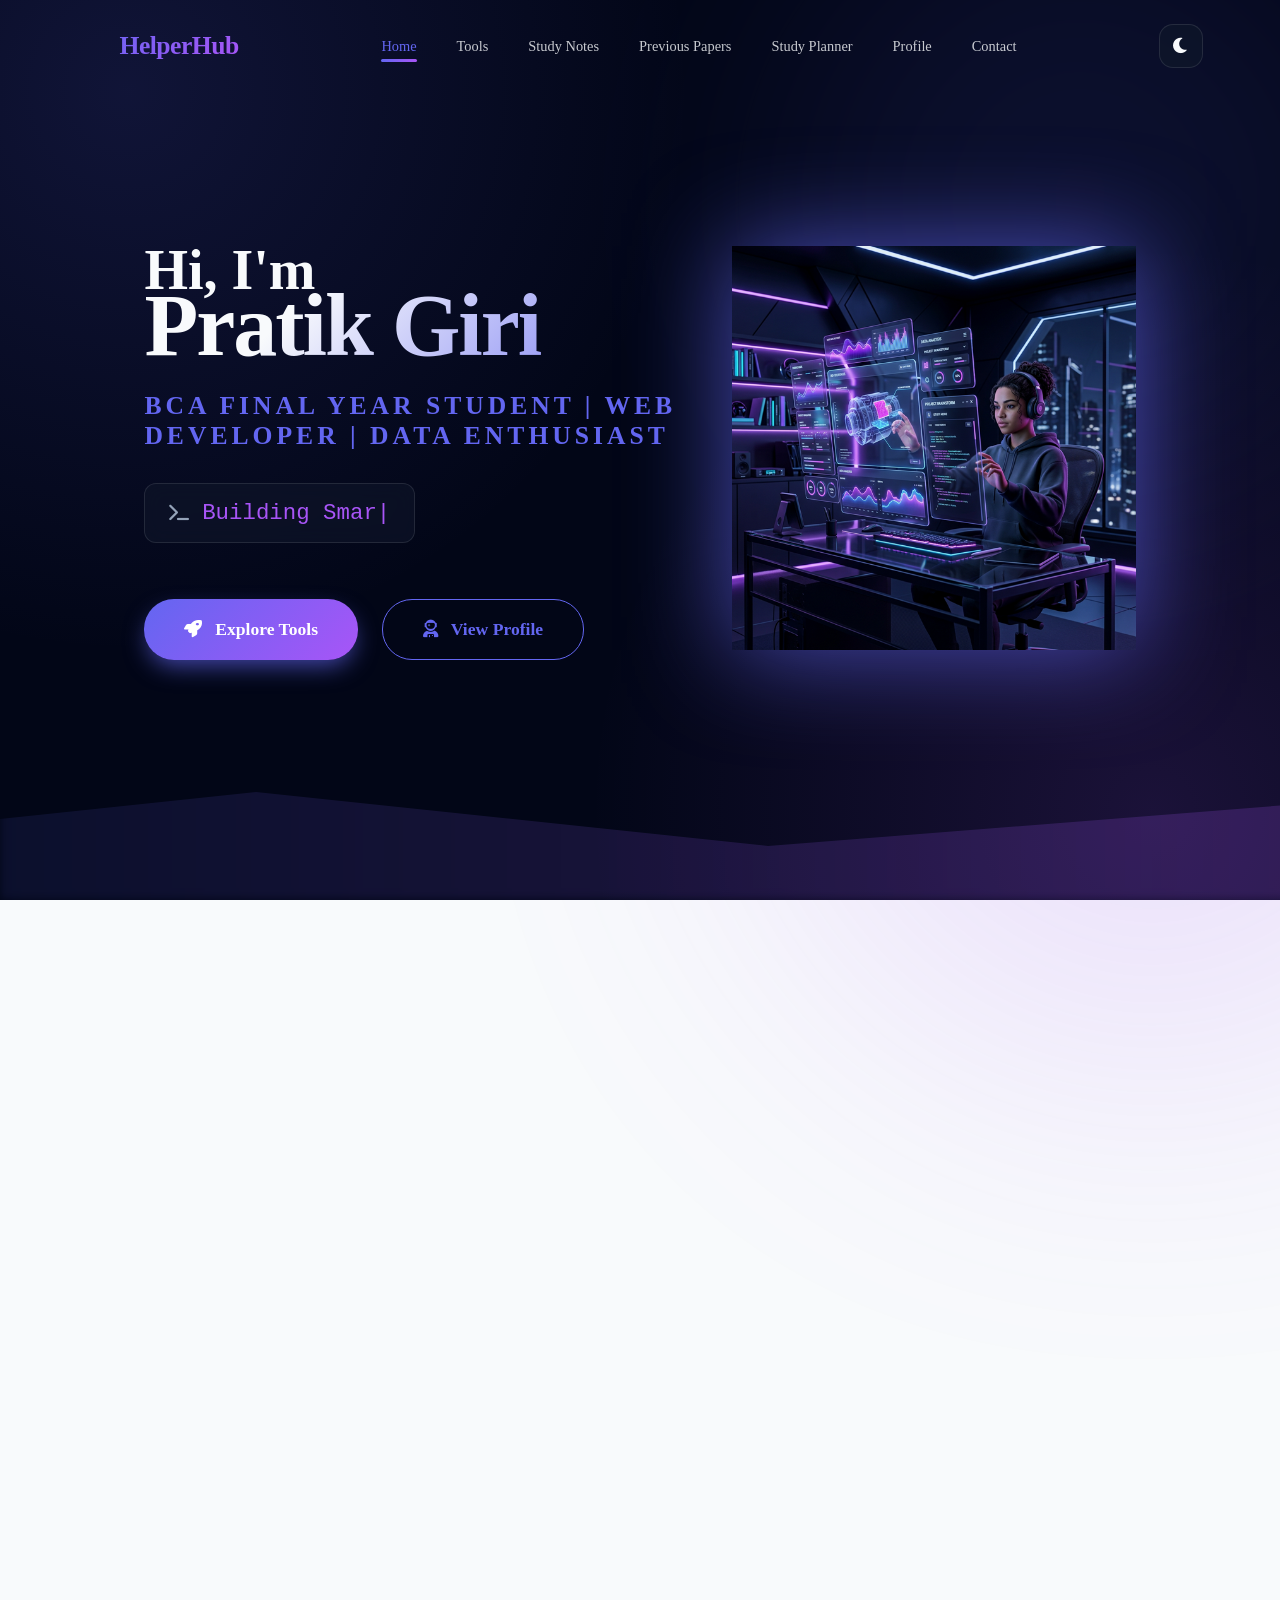
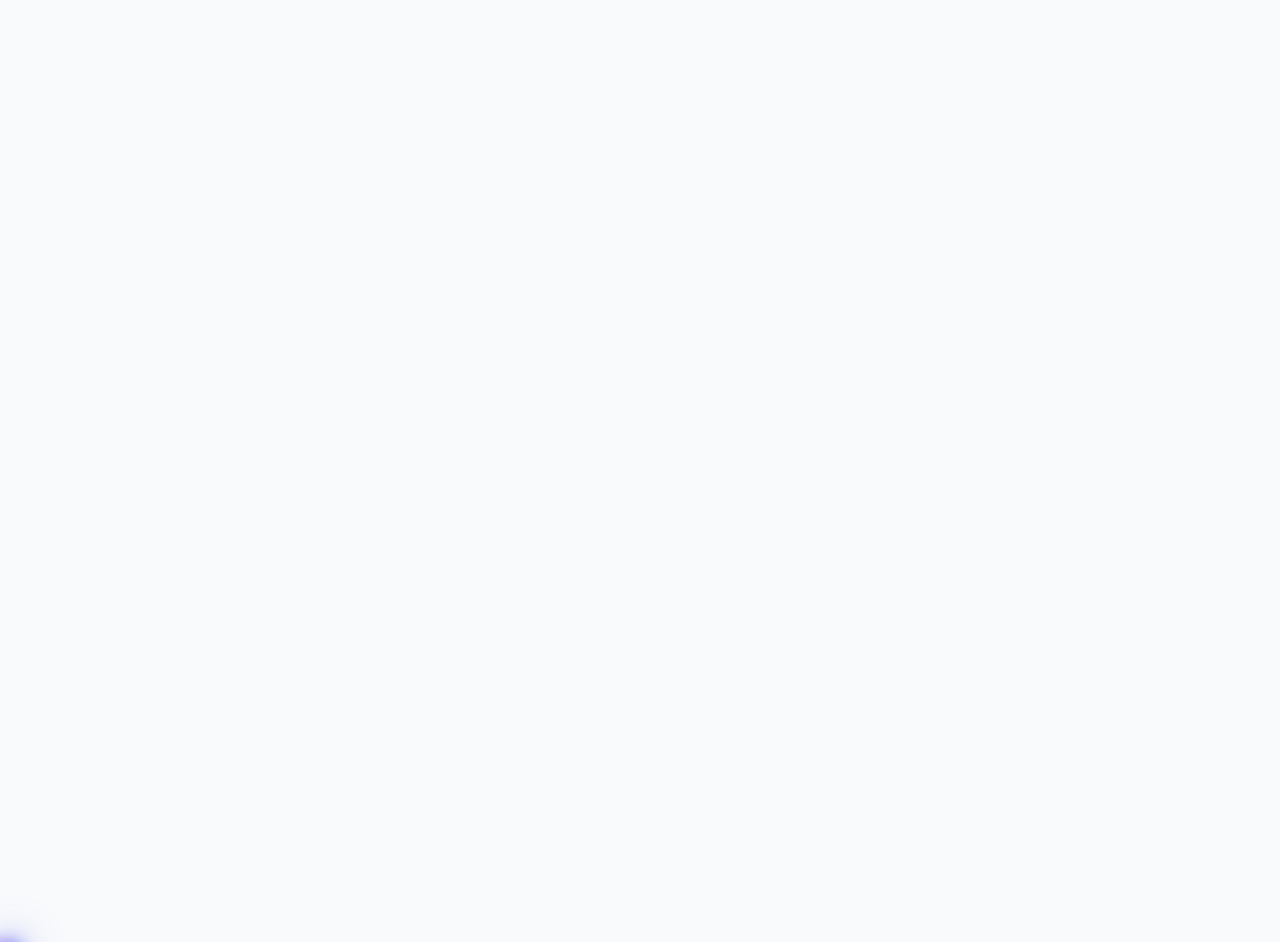
<file: index.html>
<!DOCTYPE html>
<html lang="en">
<head>
    <meta charset="UTF-8">
    <meta name="viewport" content="width=device-width, initial-scale=1.0">
    <title>Student Helper Hub | Futuristic Productivity</title>
    <link rel="stylesheet" href="css/style.css">
    <link rel="stylesheet" href="https://cdnjs.cloudflare.com/ajax/libs/font-awesome/6.0.0/css/all.min.css">
</head>
<body class="dark js-active dark">
    <script>
        // Emergency visibility restoration
        (function() {
            const restore = () => {
                const loader = document.querySelector('.loader-wrapper');
                if (loader) {
                    loader.style.setProperty('display', 'none', 'important');
                }
                document.body.classList.remove('page-entering');
                document.body.style.opacity = '1';
                document.body.style.visibility = 'visible';
                
                // Reveal all elements if observer failed
                document.querySelectorAll('.modern-card, .section-header, .hero-content, .grid-layout > div, .skill-card').forEach(el => {
                    el.style.opacity = '1';
                    el.style.transform = 'translateY(0)';
                    el.classList.add('animate-fade');
                });
            };
            setTimeout(restore, 3000);
            window.addEventListener('load', () => setTimeout(restore, 1000));
        })();
    </script>
    <!-- Loading Screen -->
    <div class="loader-wrapper">
        <i class="fas fa-graduation-cap loader-logo"></i>
        <div class="loader-progress-container">
            <div class="loader-progress-bar"></div>
        </div>
    </div>
    <nav class="navbar">
        <div class="logo">
            <i class="fas fa-graduation-cap"></i>
            <span>HelperHub</span>
        </div>
        <ul class="nav-links">
            <li><a href="index.html" class="active">Home</a></li>
            <li><a href="tools.html">Tools</a></li>
            <li><a href="notes.html">Study Notes</a></li>
            <li><a href="papers.html">Previous Papers</a></li>
            <li><a href="planner.html">Study Planner</a></li>
            <li><a href="profile.html">Profile</a></li>
            <li><a href="contact.html">Contact</a></li>
        </ul>
        <div class="theme-toggle" id="theme-toggle">
            <i class="fas fa-moon"></i>
        </div>
    </nav>

    <header class="hero" style="position: relative; overflow: hidden; min-height: 100vh; display: flex; align-items: center;">
        <div class="gradient-wave"></div>
        <!-- Animated Background Particles -->
        <div id="particles-container" style="position: absolute; top: 0; left: 0; width: 100%; height: 100%; z-index: 0; pointer-events: none;"></div>
        
        <div class="hero-content" style="position: relative; z-index: 2; text-align: left; padding: 0 6%; width: 100%; max-width: 1400px; margin: 0 auto; display: flex; justify-content: space-between; align-items: center;">
            <div style="max-width: 600px;">
                <h1 class="hero-title" style="font-size: 5.5rem; font-weight: 900; letter-spacing: -2px; line-height: 1.1; margin-bottom: 1rem; position: relative;">
                    <span style="color: var(--text-muted); font-size: 3.5rem; display: block; font-weight: 600; letter-spacing: normal; margin-bottom: -1.5rem;">Hi, I'm</span>
                    Pratik Giri
                </h1>
                <p class="hero-subtitle" style="font-size: 1.6rem; color: var(--primary); font-weight: 800; text-transform: uppercase; letter-spacing: 4px; margin-bottom: 2rem;">BCA Final Year Student | Web Developer | Data Enthusiast</p>
                
                <div class="typing-container hero-typing" style="min-height: 3rem; margin-bottom: 3.5rem; font-family: monospace; font-size: 1.4rem; color: var(--secondary); display: flex; align-items: center; gap: 0.8rem; background: rgba(15, 23, 42, 0.6); padding: 1rem 1.5rem; border-radius: 12px; border: 1px solid var(--glass-border); backdrop-filter: blur(10px); width: fit-content;">
                    <i class="fas fa-terminal" style="color: var(--text-muted); font-size: 1.1rem;"></i>
                    <div><span id="hero-typing-text"></span><span class="typing-cursor">|</span></div>
                </div>
                
                <div style="display: flex; gap: 1.5rem; flex-wrap: wrap;">
                    <a href="tools.html" class="btn-primary" style="padding: 1.2rem 2.5rem; border-radius: 30px; font-size: 1.1rem; display: flex; align-items: center; gap: 0.8rem; box-shadow: 0 10px 25px -5px var(--primary-glow);"><i class="fas fa-rocket"></i> Explore Tools</a>
                    <a href="profile.html" class="btn-primary" style="background: transparent; border: 1px solid var(--primary); color: var(--primary); box-shadow: none; padding: 1.2rem 2.5rem; border-radius: 30px; font-size: 1.1rem; display: flex; align-items: center; gap: 0.8rem;"><i class="fas fa-user-astronaut"></i> View Profile</a>
                </div>
            </div>
            
            <div style="width: 45%; max-width: 600px; position: relative; z-index: 1;" class="hero-image-container animate-soft-float">
                <img src="images/hero.png" alt="Futuristic Study Illustration" style="width: 100%; filter: drop-shadow(0 0 50px var(--primary-glow));">
            </div>
        </div>
    </header>

    <section id="features" style="padding: 10rem 6%;">
        <div class="section-header">
            <h2>Modern Features</h2>
            <p style="color: var(--text-muted); font-size: 1.1rem;">Crafted for efficiency, designed for the future.</p>
        </div>
        
        <div class="grid-layout">
            <div class="modern-card" onclick="location.href='tools.html'">
                <div class="modern-card-icon"><i class="fas fa-rocket"></i></div>
                <h3>Smart Tools</h3>
                <p>Dynamic CGPA/Percentage calculators and productivity timers designed for focus.</p>
            </div>
            <div class="modern-card" onclick="location.href='notes.html'">
                <div class="modern-card-icon"><i class="fas fa-brain"></i></div>
                <h3>Digital Notes</h3>
                <p>Organize and access your study materials anytime, anywhere with a refined UI.</p>
            </div>
            <div class="modern-card" onclick="location.href='papers.html'">
                <div class="modern-card-icon"><i class="fas fa-file-invoice"></i></div>
                <h3>Resource Hub</h3>
                <p>Instant access to previous years' question papers and essential study guides.</p>
            </div>
            <div class="modern-card" onclick="location.href='planner.html'">
                <div class="modern-card-icon"><i class="fas fa-calendar-check"></i></div>
                <h3>Study Planner</h3>
                <p>Maximize your productivity with our intuitive drag-and-drop study organizer.</p>
            </div>
        </div>
    </section>

    <footer style="padding: 6rem 6%; text-align: center; border-top: 1px solid var(--glass-border); background: var(--bg-card); backdrop-filter: blur(10px);">
        <div style="display: flex; justify-content: center; gap: 1.5rem; margin-bottom: 2rem;">
            <a href="https://github.com/pratikgoswami1205-sys" target="_blank" style="color: var(--text-muted); font-size: 1.5rem; transition: var(--transition);" onmouseover="this.style.color='var(--primary)'" onmouseout="this.style.color='var(--text-muted)'"><i class="fab fa-github"></i></a>
            <a href="https://www.linkedin.com/in/pratik-giri-6382153b0" target="_blank" style="color: var(--text-muted); font-size: 1.5rem; transition: var(--transition);" onmouseover="this.style.color='var(--primary)'" onmouseout="this.style.color='var(--text-muted)'"><i class="fab fa-linkedin-in"></i></a>
        </div>
        <p style="color: var(--text-main); font-weight: 600; margin-bottom: 0.5rem;">Developed with <i class="fas fa-heart" style="color: #ff4757;"></i> by Pratik Giri</p>
        <p style="color: var(--text-muted); font-size: 0.9rem;">&copy; 2026 HelperHub. Designed for the students of the future.</p>
    </footer>

    <script src="js/script.js"></script>
</body>
</html>
</file>
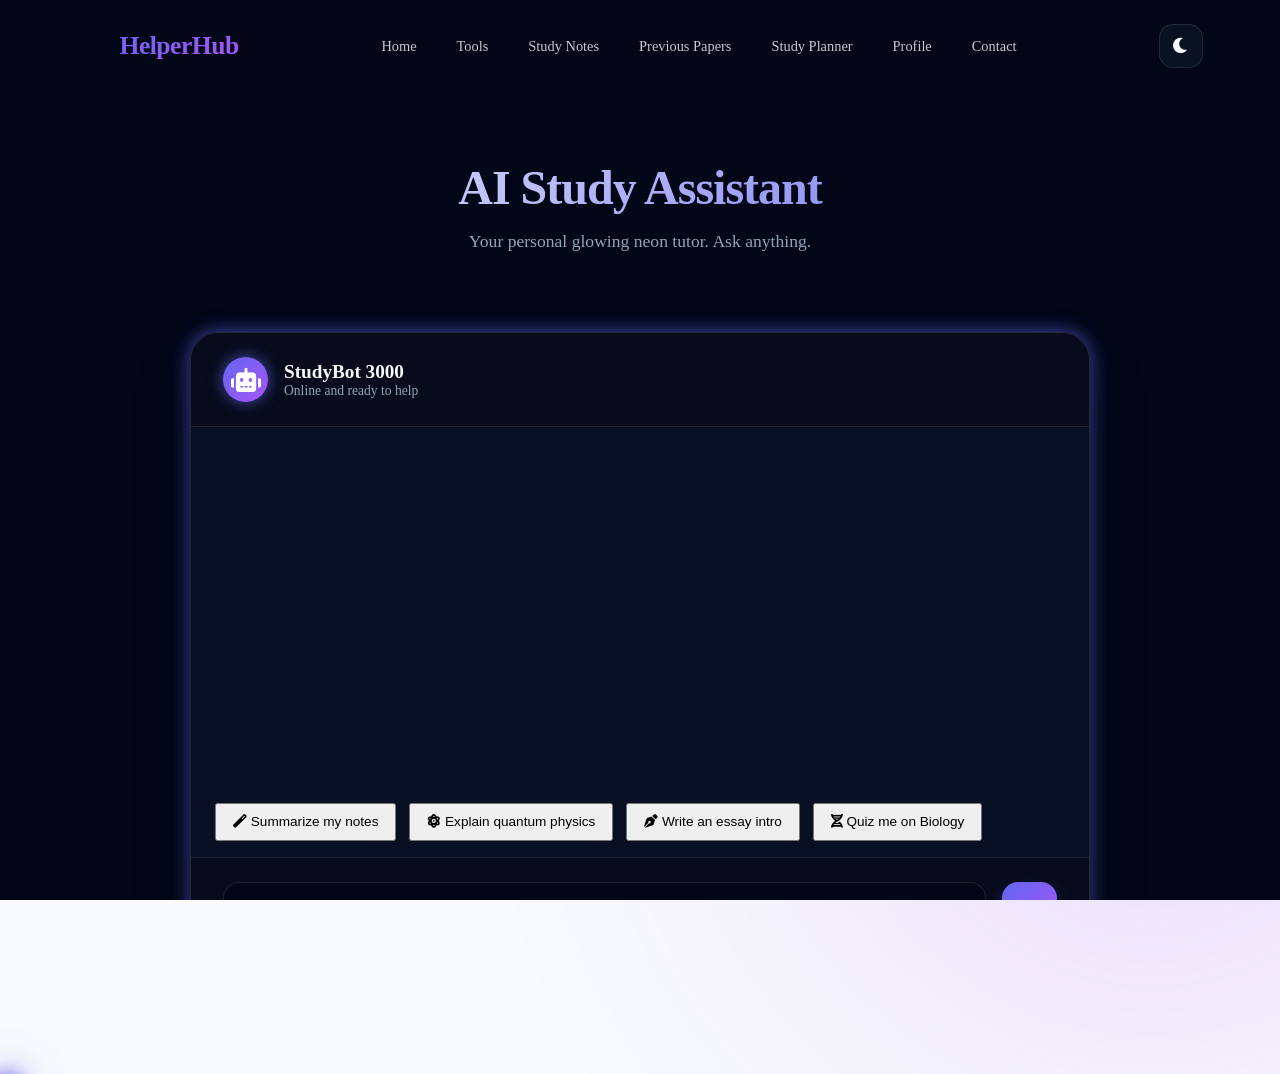
<file: ai-assistant.html>
<!DOCTYPE html>
<html lang="en">
<head>
    <meta charset="UTF-8">
    <meta name="viewport" content="width=device-width, initial-scale=1.0">
    <title>AI Study Assistant | HelperHub</title>
    <link rel="stylesheet" href="css/style.css">
    <link rel="stylesheet" href="https://cdnjs.cloudflare.com/ajax/libs/font-awesome/6.0.0/css/all.min.css">
</head>
<body class="dark js-active dark">
    <script>
        // Emergency visibility restoration
        (function() {
            const restore = () => {
                const loader = document.querySelector('.loader-wrapper');
                if (loader) {
                    loader.style.setProperty('display', 'none', 'important');
                }
                document.body.classList.remove('page-entering');
                document.body.style.opacity = '1';
                document.body.style.visibility = 'visible';
                
                // Reveal all elements if observer failed
                document.querySelectorAll('.modern-card, .section-header, .hero-content, .grid-layout > div, .skill-card').forEach(el => {
                    el.style.opacity = '1';
                    el.style.transform = 'translateY(0)';
                    el.classList.add('animate-fade');
                });
            };
            setTimeout(restore, 3000);
            window.addEventListener('load', () => setTimeout(restore, 1000));
        })();
    </script>
    <!-- Loading Screen -->
    <div class="loader-wrapper">
        <i class="fas fa-graduation-cap loader-logo"></i>
        <div class="loader-progress-container">
            <div class="loader-progress-bar"></div>
        </div>
    </div>
    <nav class="navbar">
        <div class="logo">
            <i class="fas fa-graduation-cap"></i>
            <span>HelperHub</span>
        </div>
        <ul class="nav-links">
            <li><a href="index.html">Home</a></li>
            <li><a href="tools.html">Tools</a></li>
            <li><a href="notes.html">Study Notes</a></li>
            <li><a href="papers.html">Previous Papers</a></li>
            <li><a href="planner.html">Study Planner</a></li>
            <li><a href="profile.html">Profile</a></li>
            <li><a href="contact.html">Contact</a></li>
        </ul>
        <div class="theme-toggle" id="theme-toggle">
            <i class="fas fa-moon"></i>
        </div>
    </nav>

    <section style="padding: 10rem 6% 5rem;">
        <div class="section-header">
            <h2>AI Study Assistant</h2>
            <p style="color: var(--text-muted); font-size: 1.1rem;">Your personal glowing neon tutor. Ask anything.</p>
        </div>

        <div class="chat-container">
            <div class="chat-header">
                <div class="chat-header-icon">
                    <i class="fas fa-robot"></i>
                </div>
                <div>
                    <h3 style="font-size: 1.2rem; margin: 0; color: var(--text-main);">StudyBot 3000</h3>
                    <p style="font-size: 0.85rem; color: var(--text-muted); margin: 0;">Online and ready to help</p>
                </div>
            </div>
            
            <div class="chat-messages" id="chat-messages">
                <div class="chat-message ai">
                    Hello! I am your AI Study Assistant. I can help you understand complex topics, solve equations, or brainstorm essay ideas. What are we studying today?
                </div>
            </div>

            <div class="chat-suggestions" style="display: flex; gap: 0.8rem; padding: 1rem 1.5rem; overflow-x: auto; scrollbar-width: none;">
                <button class="glass-btn" style="white-space: nowrap; font-size: 0.85rem; padding: 0.6rem 1rem;" onclick="useSuggestion('Summarize my notes')"><i class="fas fa-magic"></i> Summarize my notes</button>
                <button class="glass-btn" style="white-space: nowrap; font-size: 0.85rem; padding: 0.6rem 1rem;" onclick="useSuggestion('Explain quantum physics')"><i class="fas fa-atom"></i> Explain quantum physics</button>
                <button class="glass-btn" style="white-space: nowrap; font-size: 0.85rem; padding: 0.6rem 1rem;" onclick="useSuggestion('Write an essay intro')"><i class="fas fa-pen-nib"></i> Write an essay intro</button>
                <button class="glass-btn" style="white-space: nowrap; font-size: 0.85rem; padding: 0.6rem 1rem;" onclick="useSuggestion('Quiz me on Biology')"><i class="fas fa-dna"></i> Quiz me on Biology</button>
            </div>
            <div class="chat-input-area">
                <input type="text" id="chat-input" class="chat-input" placeholder="Ask any study question..." onkeypress="handleEncryptEnter(event)">
                <button onclick="sendMessage()" class="chat-send-btn">
                    <i class="fas fa-paper-plane"></i>
                </button>
            </div>
        </div>
    </section>

    <script src="js/script.js"></script>
    <script src="js/ai-assistant.js"></script>
</body>
</html>
</file>
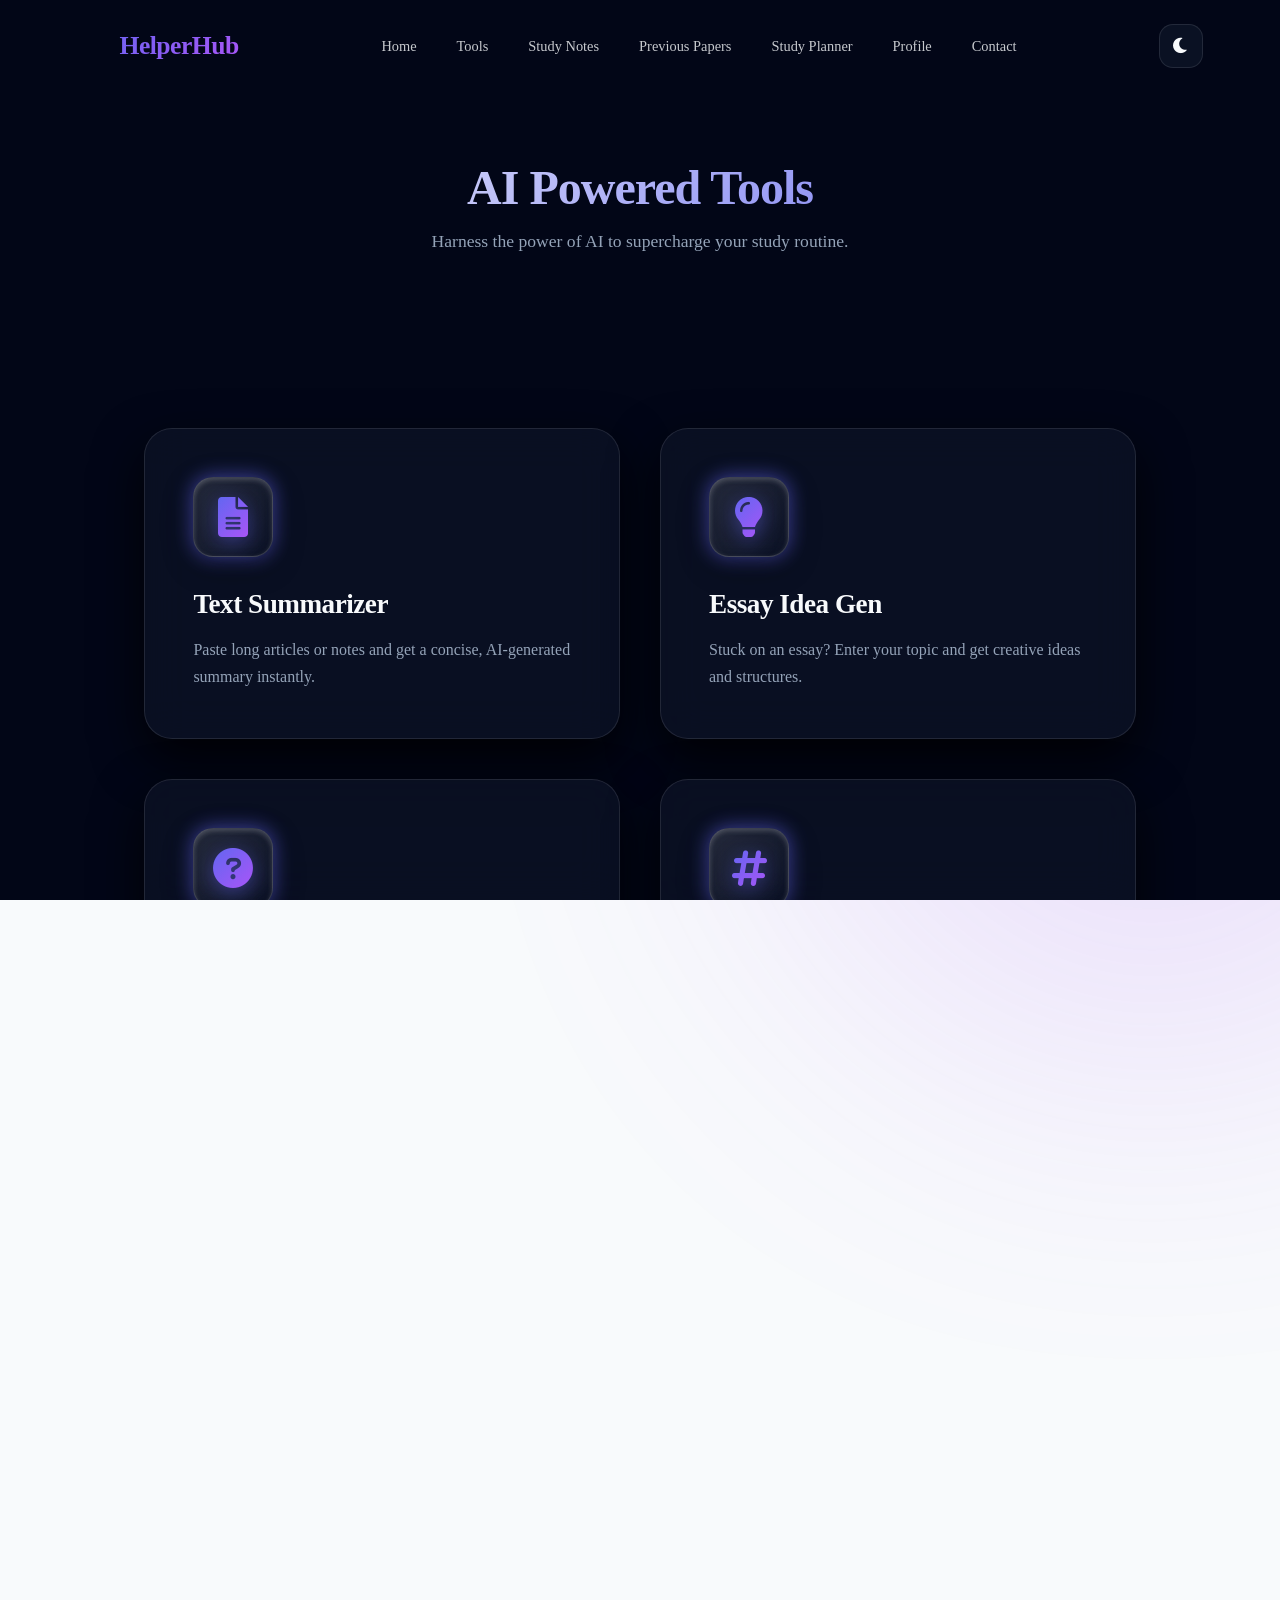
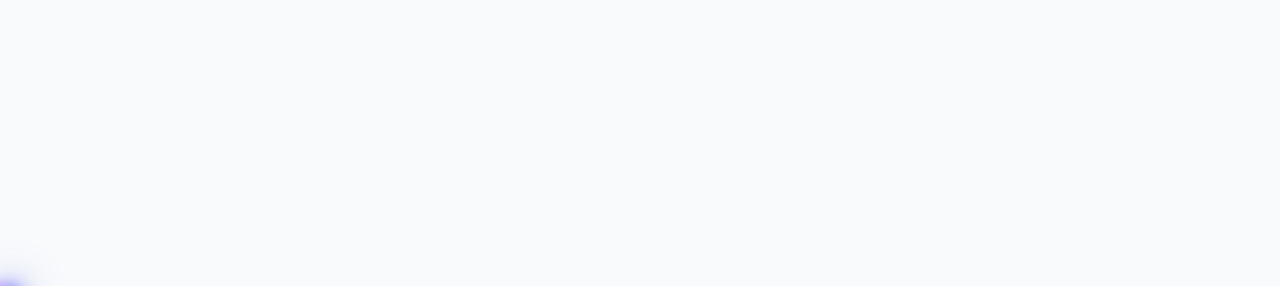
<file: ai-tools.html>
<!DOCTYPE html>
<html lang="en">
<head>
    <meta charset="UTF-8">
    <meta name="viewport" content="width=device-width, initial-scale=1.0">
    <title>AI Tools | HelperHub</title>
    <link rel="stylesheet" href="css/style.css">
    <link rel="stylesheet" href="https://cdnjs.cloudflare.com/ajax/libs/font-awesome/6.0.0/css/all.min.css">
</head>
<body class="dark js-active dark">
    <script>
        // Emergency visibility restoration
        (function() {
            const restore = () => {
                const loader = document.querySelector('.loader-wrapper');
                if (loader) {
                    loader.style.setProperty('display', 'none', 'important');
                }
                document.body.classList.remove('page-entering');
                document.body.style.opacity = '1';
                document.body.style.visibility = 'visible';
                
                // Reveal all elements if observer failed
                document.querySelectorAll('.modern-card, .section-header, .hero-content, .grid-layout > div, .skill-card').forEach(el => {
                    el.style.opacity = '1';
                    el.style.transform = 'translateY(0)';
                    el.classList.add('animate-fade');
                });
            };
            setTimeout(restore, 3000);
            window.addEventListener('load', () => setTimeout(restore, 1000));
        })();
    </script>
    <!-- Loading Screen -->
    <div class="loader-wrapper">
        <i class="fas fa-graduation-cap loader-logo"></i>
        <div class="loader-progress-container">
            <div class="loader-progress-bar"></div>
        </div>
    </div>
    <nav class="navbar">
        <div class="logo">
            <i class="fas fa-graduation-cap"></i>
            <span>HelperHub</span>
        </div>
        <ul class="nav-links">
            <li><a href="index.html">Home</a></li>
            <li><a href="tools.html">Tools</a></li>
            <li><a href="notes.html">Study Notes</a></li>
            <li><a href="papers.html">Previous Papers</a></li>
            <li><a href="planner.html">Study Planner</a></li>
            <li><a href="profile.html">Profile</a></li>
            <li><a href="contact.html">Contact</a></li>
        </ul>
        <div class="theme-toggle" id="theme-toggle">
            <i class="fas fa-moon"></i>
        </div>
    </nav>

    <section style="padding: 10rem 6% 5rem;">
        <div class="section-header">
            <h2>AI Powered Tools</h2>
            <p style="color: var(--text-muted); font-size: 1.1rem;">Harness the power of AI to supercharge your study routine.</p>
        </div>

        <div class="grid-layout">
            <div class="modern-card" onclick="openModal('modal-summarizer')">
                <div class="modern-card-icon"><i class="fas fa-file-alt"></i></div>
                <h3>Text Summarizer</h3>
                <p>Paste long articles or notes and get a concise, AI-generated summary instantly.</p>
            </div>

            <div class="modern-card" onclick="openModal('modal-essay')">
                <div class="modern-card-icon"><i class="fas fa-lightbulb"></i></div>
                <h3>Essay Idea Gen</h3>
                <p>Stuck on an essay? Enter your topic and get creative ideas and structures.</p>
            </div>

            <div class="modern-card" onclick="openModal('modal-questions')">
                <div class="modern-card-icon"><i class="fas fa-question-circle"></i></div>
                <h3>Question Gen</h3>
                <p>Generate practice questions from your notes to test your understanding.</p>
            </div>

            <div class="modern-card" onclick="openModal('modal-caption')">
                <div class="modern-card-icon"><i class="fas fa-hashtag"></i></div>
                <h3>Caption Generator</h3>
                <p>Generate catchy captions for your educational or student life social posts.</p>
            </div>

            <div class="modern-card" onclick="location.href='ai-assistant.html'">
                <div class="modern-card-icon"><i class="fas fa-robot"></i></div>
                <h3>Study Assistant</h3>
                <p>Ask our glowing neon AI tutor any study-related question.</p>
            </div>
        </div>
    </section>

    <!-- Modals -->
    <div id="modal-summarizer" class="modal-overlay">
        <div class="modal-content-futuristic">
            <span class="close-modal"><i class="fas fa-times"></i></span>
            <h2 style="margin-bottom: 2rem;">Text Summarizer</h2>
            <textarea id="summarizer-input" style="height: 200px;" placeholder="Paste long text here..."></textarea>
            <button onclick="aiSummarize()" class="btn-primary" style="width: 100%; margin-bottom: 2rem;">Summarize with AI</button>
            <div class="glass" id="summarizer-result" style="padding: 2rem; border-radius: 20px; display: none;">
                <h4 style="margin-bottom: 1rem; color: var(--primary);">Summary:</h4>
                <p id="summary-text" style="font-size: 1rem; color: var(--text-main);"></p>
            </div>
        </div>
    </div>

    <div id="modal-essay" class="modal-overlay">
        <div class="modal-content-futuristic">
            <span class="close-modal"><i class="fas fa-times"></i></span>
            <h2 style="margin-bottom: 2rem;">Essay Idea Generator</h2>
            <input type="text" id="essay-topic" placeholder="Enter essay topic...">
            <button onclick="aiEssayIdeas()" class="btn-primary" style="width: 100%; margin-bottom: 2rem;">Generate Ideas</button>
            <div class="glass" id="essay-result" style="padding: 2rem; border-radius: 20px; display: none;">
                <h4 style="margin-bottom: 1rem; color: var(--primary);">AI Suggestions:</h4>
                <ul id="essay-list" style="padding-left: 1.5rem; color: var(--text-main);"></ul>
            </div>
        </div>
    </div>

    <div id="modal-questions" class="modal-overlay">
        <div class="modal-content-futuristic">
            <span class="close-modal"><i class="fas fa-times"></i></span>
            <h2 style="margin-bottom: 2rem;">Study Question Generator</h2>
            <textarea id="questions-input" style="height: 150px;" placeholder="Paste your notes here..."></textarea>
            <button onclick="aiGenerateQuestions()" class="btn-primary" style="width: 100%; margin-bottom: 2rem;">Generate Questions</button>
            <div class="glass" id="questions-result" style="padding: 2rem; border-radius: 20px; display: none;">
                <h4 style="margin-bottom: 1rem; color: var(--primary);">Practice Questions:</h4>
                <div id="questions-list" style="color: var(--text-main);"></div>
            </div>
        </div>
    </div>

    <div id="modal-caption" class="modal-overlay">
        <div class="modal-content-futuristic">
            <span class="close-modal"><i class="fas fa-times"></i></span>
            <h2 style="margin-bottom: 2rem;">Caption Generator</h2>
            <input type="text" id="caption-context" placeholder="What is your post about?">
            <button onclick="aiGenerateCaptions()" class="btn-primary" style="width: 100%; margin-bottom: 2rem;">Generate Captions</button>
            <div class="glass" id="caption-result" style="padding: 2rem; border-radius: 20px; display: none;">
                <h4 style="margin-bottom: 1rem; color: var(--primary);">Catchy Captions:</h4>
                <div id="caption-list" style="color: var(--text-main);"></div>
            </div>
        </div>
    </div>

    <footer style="padding: 6rem 6%; text-align: center; border-top: 1px solid var(--glass-border); background: var(--bg-card); backdrop-filter: blur(10px);">
        <div style="display: flex; justify-content: center; gap: 1.5rem; margin-bottom: 2rem;">
            <a href="https://github.com/pratikgoswami1205-sys" target="_blank" style="color: var(--text-muted); font-size: 1.5rem; transition: var(--transition);" onmouseover="this.style.color='var(--primary)'" onmouseout="this.style.color='var(--text-muted)'"><i class="fab fa-github"></i></a>
            <a href="https://www.linkedin.com/in/pratik-giri-6382153b0" target="_blank" style="color: var(--text-muted); font-size: 1.5rem; transition: var(--transition);" onmouseover="this.style.color='var(--primary)'" onmouseout="this.style.color='var(--text-muted)'"><i class="fab fa-linkedin-in"></i></a>
        </div>
        <p style="color: var(--text-main); font-weight: 600; margin-bottom: 0.5rem;">Developed with <i class="fas fa-heart" style="color: #ff4757;"></i> by Pratik Giri</p>
        <p style="color: var(--text-muted); font-size: 0.9rem;">&copy; 2026 HelperHub. Designed for the students of the future.</p>
    </footer>

    <script src="js/script.js"></script>
    <script src="js/ai-tools.js"></script>
</body>
</html>
</file>
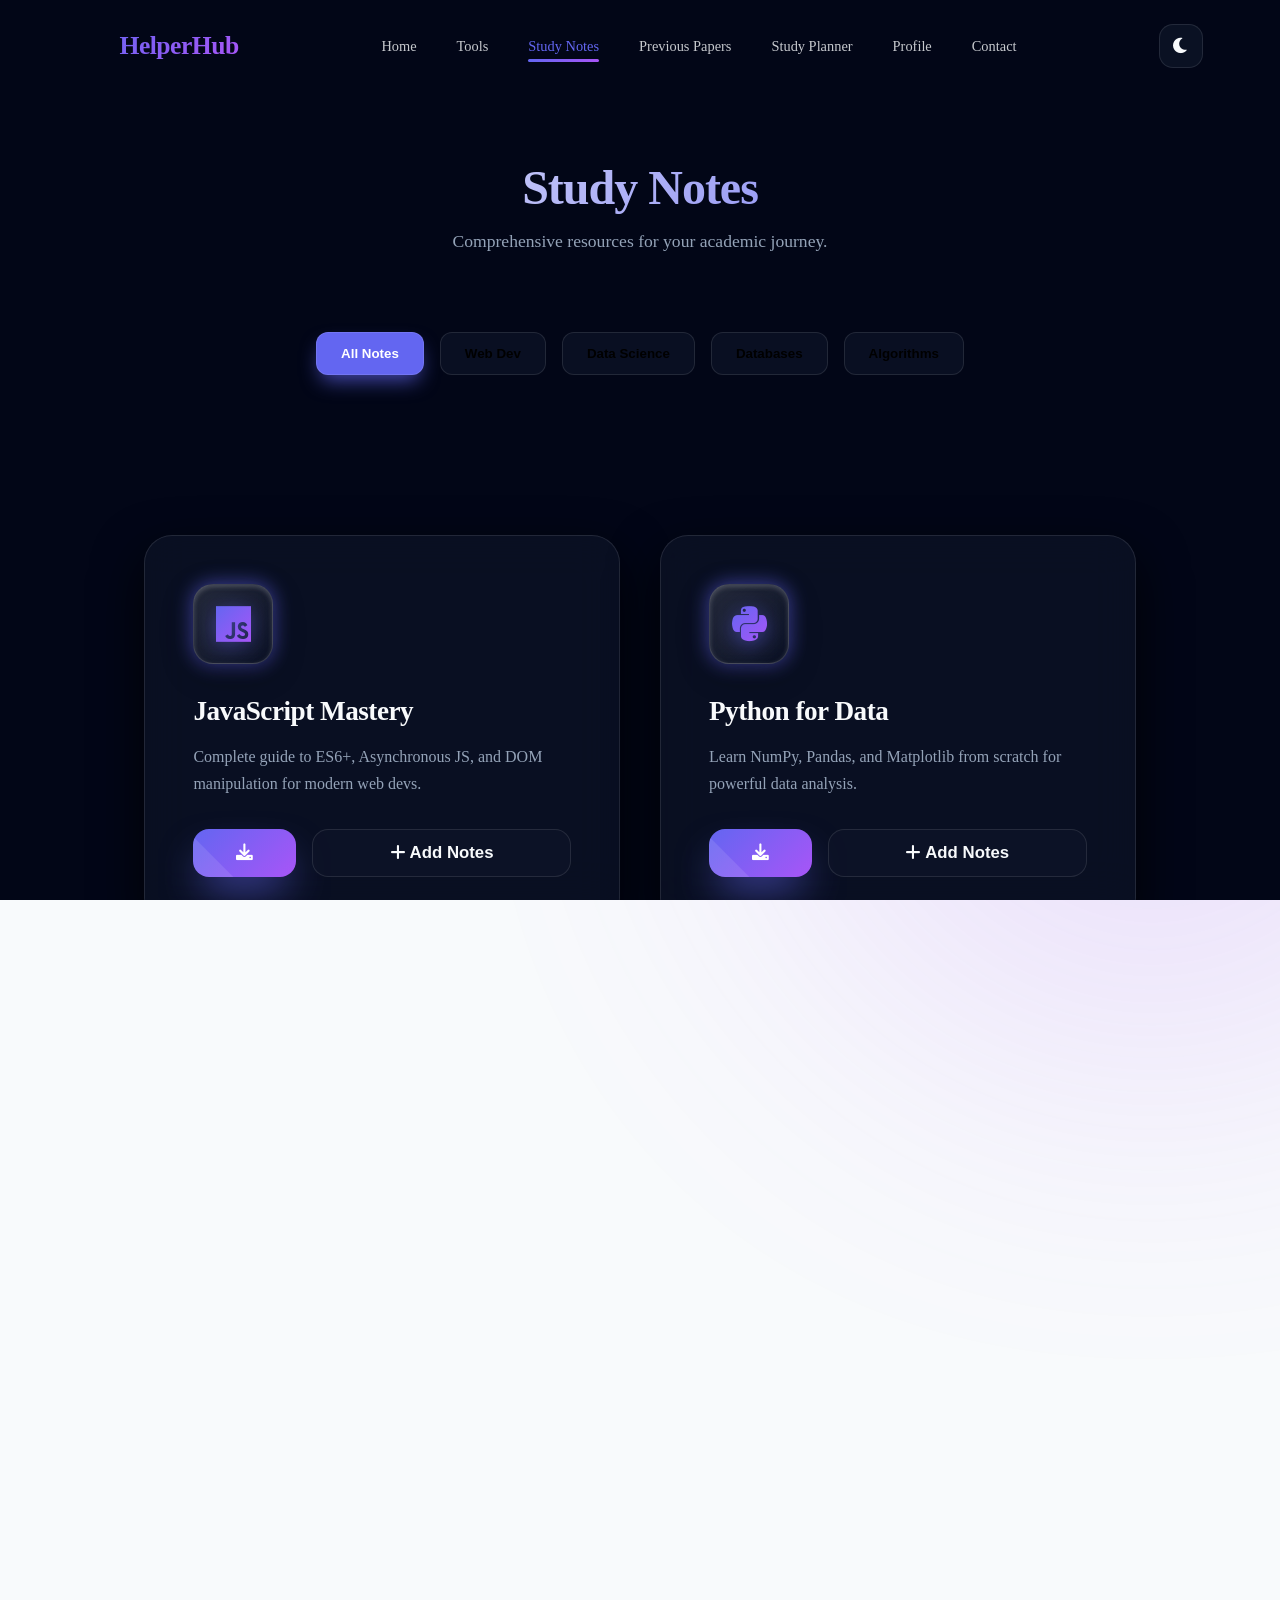
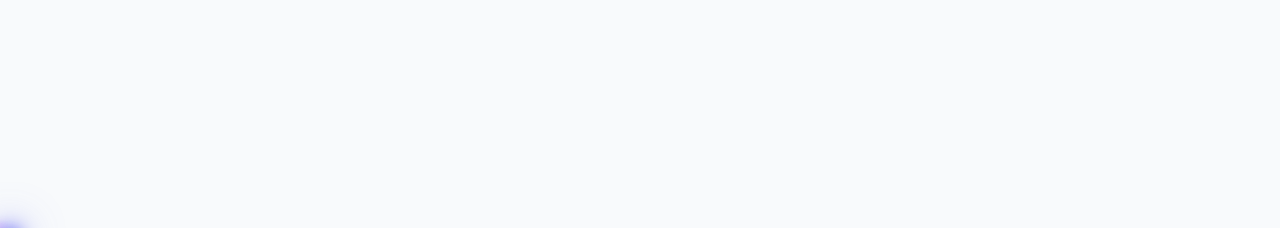
<file: notes.html>
<!DOCTYPE html>
<html lang="en">
<head>
    <meta charset="UTF-8">
    <meta name="viewport" content="width=device-width, initial-scale=1.0">
    <title>Notes | HelperHub</title>
    <link rel="stylesheet" href="css/style.css">
    <link rel="stylesheet" href="https://cdnjs.cloudflare.com/ajax/libs/font-awesome/6.0.0/css/all.min.css">
</head>
<body class="dark js-active dark">
    <script>
        // Emergency visibility restoration
        (function() {
            const restore = () => {
                const loader = document.querySelector('.loader-wrapper');
                if (loader) {
                    loader.style.setProperty('display', 'none', 'important');
                }
                document.body.classList.remove('page-entering');
                document.body.style.opacity = '1';
                document.body.style.visibility = 'visible';
                
                // Reveal all elements if observer failed
                document.querySelectorAll('.modern-card, .section-header, .hero-content, .grid-layout > div, .skill-card').forEach(el => {
                    el.style.opacity = '1';
                    el.style.transform = 'translateY(0)';
                    el.classList.add('animate-fade');
                });
            };
            setTimeout(restore, 3000);
            window.addEventListener('load', () => setTimeout(restore, 1000));
        })();
    </script>
    <!-- Loading Screen -->
    <div class="loader-wrapper">
        <i class="fas fa-graduation-cap loader-logo"></i>
        <div class="loader-progress-container">
            <div class="loader-progress-bar"></div>
        </div>
    </div>
    <nav class="navbar">
        <div class="logo">
            <i class="fas fa-graduation-cap"></i>
            <span>HelperHub</span>
        </div>
        <ul class="nav-links">
            <li><a href="index.html">Home</a></li>
            <li><a href="tools.html">Tools</a></li>
            <li><a href="notes.html" class="active">Study Notes</a></li>
            <li><a href="papers.html">Previous Papers</a></li>
            <li><a href="planner.html">Study Planner</a></li>
            <li><a href="profile.html">Profile</a></li>
            <li><a href="contact.html">Contact</a></li>
        </ul>
        <div class="theme-toggle" id="theme-toggle">
            <i class="fas fa-moon"></i>
        </div>
    </nav>

    <section style="padding: 10rem 6% 5rem;">
        <div class="section-header">
            <h2>Study Notes</h2>
            <p style="color: var(--text-muted); font-size: 1.1rem;">Comprehensive resources for your academic journey.</p>
        </div>

        <div style="display: flex; gap: 1rem; justify-content: center; margin-bottom: 4rem; flex-wrap: wrap;">
            <button class="glass-tab active" onclick="filterResources('all')">All Notes</button>
            <button class="glass-tab" onclick="filterResources('web')">Web Dev</button>
            <button class="glass-tab" onclick="filterResources('data')">Data Science</button>
            <button class="glass-tab" onclick="filterResources('db')">Databases</button>
            <button class="glass-tab" onclick="filterResources('dsa')">Algorithms</button>
        </div>

        <div class="grid-layout" id="resources-grid">
            <!-- Subjects -->
            <div class="modern-card" data-category="web">
                <div class="modern-card-icon"><i class="fab fa-js"></i></div>
                <h3>JavaScript Mastery</h3>
                <p>Complete guide to ES6+, Asynchronous JS, and DOM manipulation for modern web devs.</p>
                <div style="display: flex; gap: 1rem; margin-top: 2rem;">
                    <button class="btn-primary" style="flex: 1; padding: 0.8rem;" onclick="alert('Downloading JS Notes...')"><i class="fas fa-download"></i></button>
                    <button class="btn-primary" style="flex: 3; padding: 0.8rem; background: var(--bg-card); color: var(--text-main); border: 1px solid var(--glass-border); box-shadow: none;" onclick="alert('Opening Notes Editor...')"><i class="fas fa-plus"></i> Add Notes</button>
                </div>
            </div>

            <div class="modern-card" data-category="data">
                <div class="modern-card-icon"><i class="fab fa-python"></i></div>
                <h3>Python for Data</h3>
                <p>Learn NumPy, Pandas, and Matplotlib from scratch for powerful data analysis.</p>
                <div style="display: flex; gap: 1rem; margin-top: 2rem;">
                    <button class="btn-primary" style="flex: 1; padding: 0.8rem;" onclick="alert('Downloading Python Notes...')"><i class="fas fa-download"></i></button>
                    <button class="btn-primary" style="flex: 3; padding: 0.8rem; background: var(--bg-card); color: var(--text-main); border: 1px solid var(--glass-border); box-shadow: none;" onclick="alert('Opening Notes Editor...')"><i class="fas fa-plus"></i> Add Notes</button>
                </div>
            </div>

            <div class="modern-card" data-category="db">
                <div class="modern-card-icon"><i class="fas fa-database"></i></div>
                <h3>DBMS & SQL</h3>
                <p>Master relational databases, normalization, and complex queries with ease.</p>
                <div style="display: flex; gap: 1rem; margin-top: 2rem;">
                    <button class="btn-primary" style="flex: 1; padding: 0.8rem;" onclick="alert('Downloading DBMS Notes...')"><i class="fas fa-download"></i></button>
                    <button class="btn-primary" style="flex: 3; padding: 0.8rem; background: var(--bg-card); color: var(--text-main); border: 1px solid var(--glass-border); box-shadow: none;" onclick="alert('Opening Notes Editor...')"><i class="fas fa-plus"></i> Add Notes</button>
                </div>
            </div>

            <div class="modern-card" data-category="dsa">
                <div class="modern-card-icon"><i class="fas fa-network-wired"></i></div>
                <h3>Data Structures</h3>
                <p>In-depth coverage of Linked Lists, Trees, Graphs, and industry-standard Algorithms.</p>
                <div style="display: flex; gap: 1rem; margin-top: 2rem;">
                    <button class="btn-primary" style="flex: 1; padding: 0.8rem;" onclick="alert('Downloading DSA Notes...')"><i class="fas fa-download"></i></button>
                    <button class="btn-primary" style="flex: 3; padding: 0.8rem; background: var(--bg-card); color: var(--text-main); border: 1px solid var(--glass-border); box-shadow: none;" onclick="alert('Opening Notes Editor...')"><i class="fas fa-plus"></i> Add Notes</button>
                </div>
            </div>
        </div>
    </section>

    <footer style="padding: 6rem 6%; text-align: center; border-top: 1px solid var(--glass-border); background: var(--bg-card); backdrop-filter: blur(10px);">
        <div style="display: flex; justify-content: center; gap: 1.5rem; margin-bottom: 2rem;">
            <a href="https://github.com/pratikgoswami1205-sys" target="_blank" style="color: var(--text-muted); font-size: 1.5rem; transition: var(--transition);" onmouseover="this.style.color='var(--primary)'" onmouseout="this.style.color='var(--text-muted)'"><i class="fab fa-github"></i></a>
            <a href="https://www.linkedin.com/in/pratik-giri-6382153b0" target="_blank" style="color: var(--text-muted); font-size: 1.5rem; transition: var(--transition);" onmouseover="this.style.color='var(--primary)'" onmouseout="this.style.color='var(--text-muted)'"><i class="fab fa-linkedin-in"></i></a>
        </div>
        <p style="color: var(--text-main); font-weight: 600; margin-bottom: 0.5rem;">Developed with <i class="fas fa-heart" style="color: #ff4757;"></i> by Pratik Giri</p>
        <p style="color: var(--text-muted); font-size: 0.9rem;">&copy; 2026 HelperHub. Designed for the students of the future.</p>
    </footer>

    <script src="js/script.js"></script>
    <script src="js/resources.js"></script>
</body>
</html>
</file>
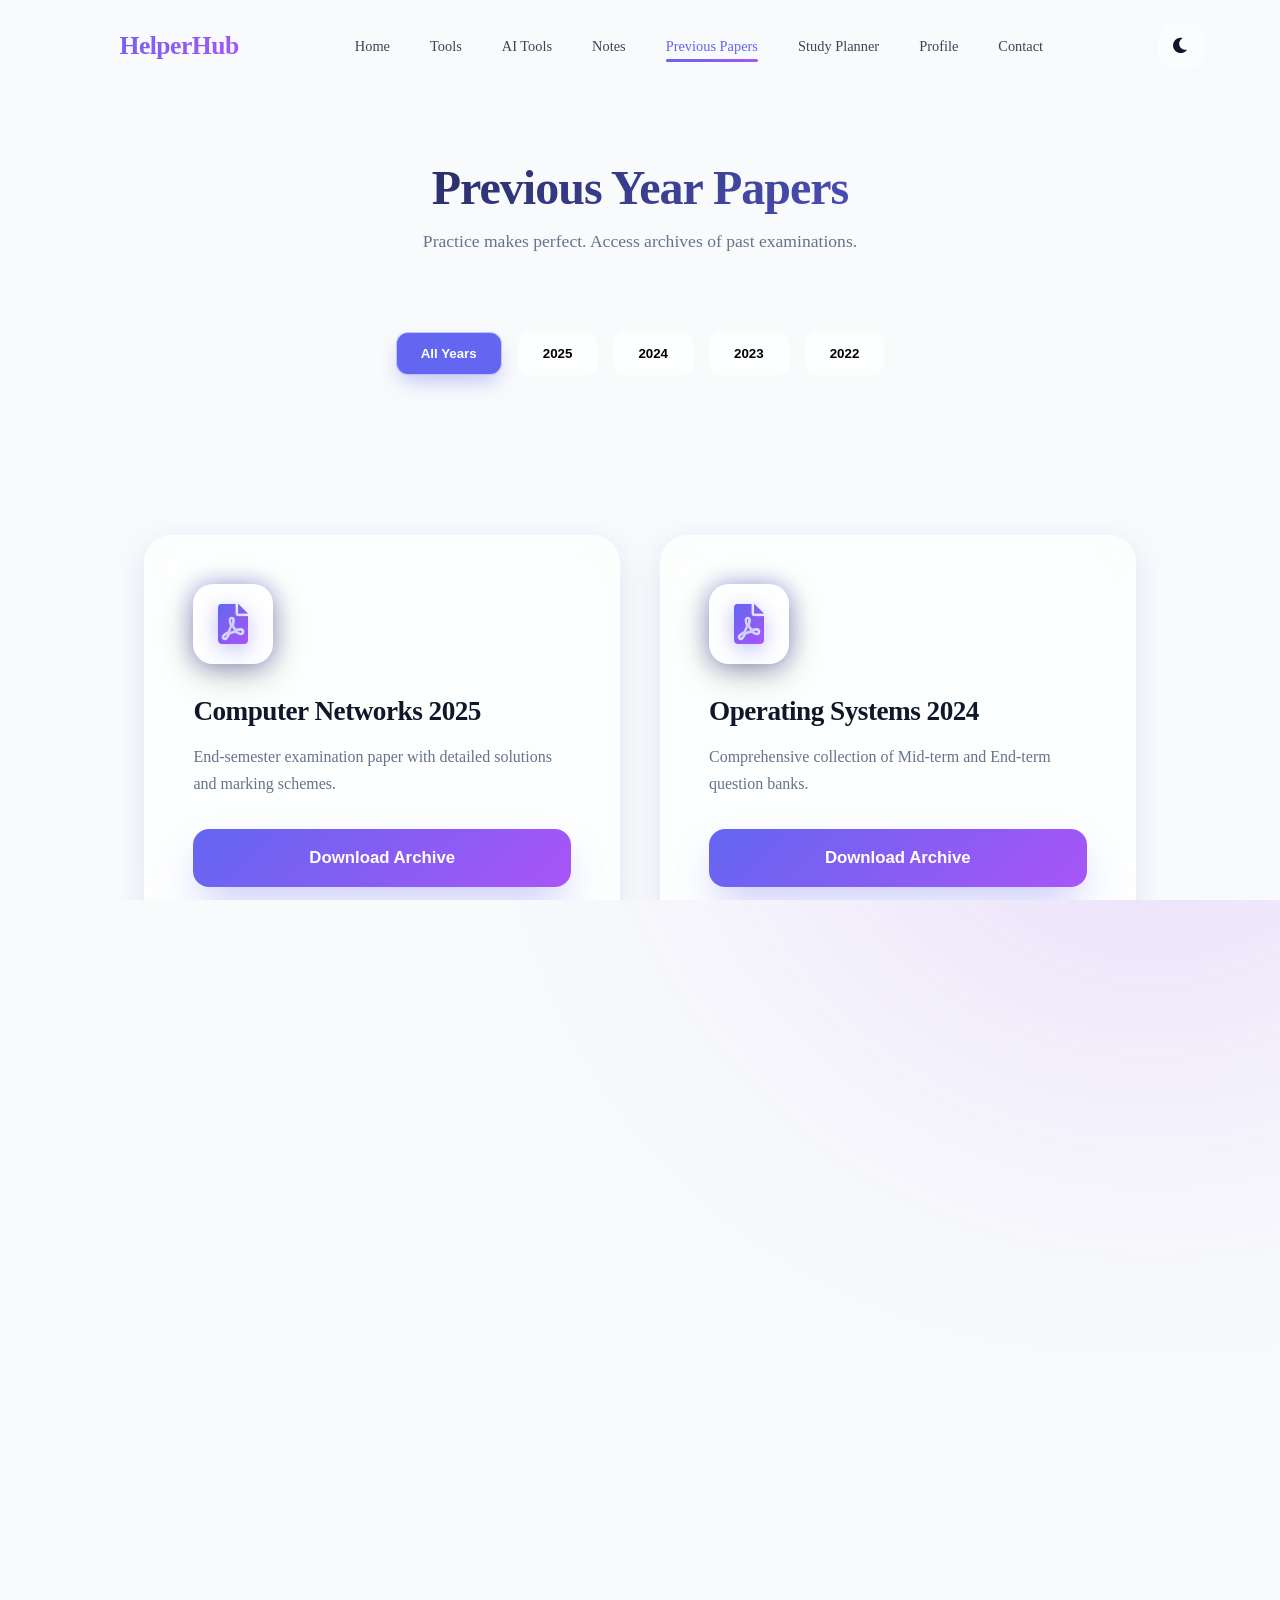
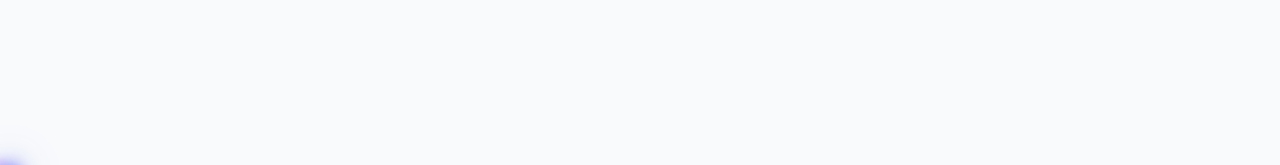
<file: papers.html>
<!DOCTYPE html>
<html lang="en">
<head>
    <meta charset="UTF-8">
    <meta name="viewport" content="width=device-width, initial-scale=1.0">
    <title>Previous Papers | HelperHub</title>
    <link rel="stylesheet" href="css/style.css">
    <link rel="stylesheet" href="https://cdnjs.cloudflare.com/ajax/libs/font-awesome/6.0.0/css/all.min.css">
</head>
<body>
    <!-- Loading Screen -->
    <div class="loader-wrapper">
        <i class="fas fa-graduation-cap loader-logo"></i>
        <div class="loader-progress-container">
            <div class="loader-progress-bar"></div>
        </div>
    </div>
    <nav class="navbar">
        <div class="logo">
            <i class="fas fa-graduation-cap"></i>
            <span>HelperHub</span>
        </div>
        <ul class="nav-links">
            <li><a href="index.html">Home</a></li>
            <li><a href="tools.html">Tools</a></li>
            <li><a href="ai-tools.html">AI Tools</a></li>
            <li><a href="notes.html">Notes</a></li>
            <li><a href="papers.html" class="active">Previous Papers</a></li>
            <li><a href="planner.html">Study Planner</a></li>
            <li><a href="profile.html">Profile</a></li>
            <li><a href="contact.html">Contact</a></li>
        </ul>
        <div class="theme-toggle" id="theme-toggle">
            <i class="fas fa-moon"></i>
        </div>
    </nav>

    <section style="padding: 10rem 6% 5rem;">
        <div class="section-header">
            <h2>Previous Year Papers</h2>
            <p style="color: var(--text-muted); font-size: 1.1rem;">Practice makes perfect. Access archives of past examinations.</p>
        </div>

        <div style="display: flex; gap: 1rem; justify-content: center; margin-bottom: 4rem; flex-wrap: wrap;">
            <button class="glass-tab active" onclick="filterResources('all')">All Years</button>
            <button class="glass-tab" onclick="filterResources('2025')">2025</button>
            <button class="glass-tab" onclick="filterResources('2024')">2024</button>
            <button class="glass-tab" onclick="filterResources('2023')">2023</button>
            <button class="glass-tab" onclick="filterResources('2022')">2022</button>
        </div>

        <div class="grid-layout" id="resources-grid">
            <div class="modern-card" data-category="2025">
                <div class="modern-card-icon"><i class="fas fa-file-pdf"></i></div>
                <h3>Computer Networks 2025</h3>
                <p>End-semester examination paper with detailed solutions and marking schemes.</p>
                <button class="btn-primary" style="margin-top: 2rem; width: 100%;" onclick="alert('Downloading Paper 2025...')">Download Archive</button>
            </div>

            <div class="modern-card" data-category="2024">
                <div class="modern-card-icon"><i class="fas fa-file-pdf"></i></div>
                <h3>Operating Systems 2024</h3>
                <p>Comprehensive collection of Mid-term and End-term question banks.</p>
                <button class="btn-primary" style="margin-top: 2rem; width: 100%;" onclick="alert('Downloading Paper 2024...')">Download Archive</button>
            </div>

            <div class="modern-card" data-category="2023">
                <div class="modern-card-icon"><i class="fas fa-file-pdf"></i></div>
                <h3>Software Engineering 2023</h3>
                <p>Includes previous year projects, case studies, and unit test question papers.</p>
                <button class="btn-primary" style="margin-top: 2rem; width: 100%;" onclick="alert('Downloading Paper 2023...')">Download Archive</button>
            </div>

            <div class="modern-card" data-category="2022">
                <div class="modern-card-icon"><i class="fas fa-file-pdf"></i></div>
                <h3>Discrete Math 2022</h3>
                <p>Highly requested paper featuring step-by-step proofs and detailed diagrams.</p>
                <button class="btn-primary" style="margin-top: 2rem; width: 100%;" onclick="alert('Downloading Paper 2022...')">Download Archive</button>
            </div>
        </div>
    </section>

    <footer style="padding: 6rem 6%; text-align: center; border-top: 1px solid var(--glass-border); background: var(--bg-card); backdrop-filter: blur(10px);">
        <p style="color: var(--text-muted);">&copy; 2026 HelperHub. Designed for the students of the future.</p>
    </footer>

    <script src="js/script.js"></script>
    <script src="js/resources.js"></script>
</body>
</html>
</file>
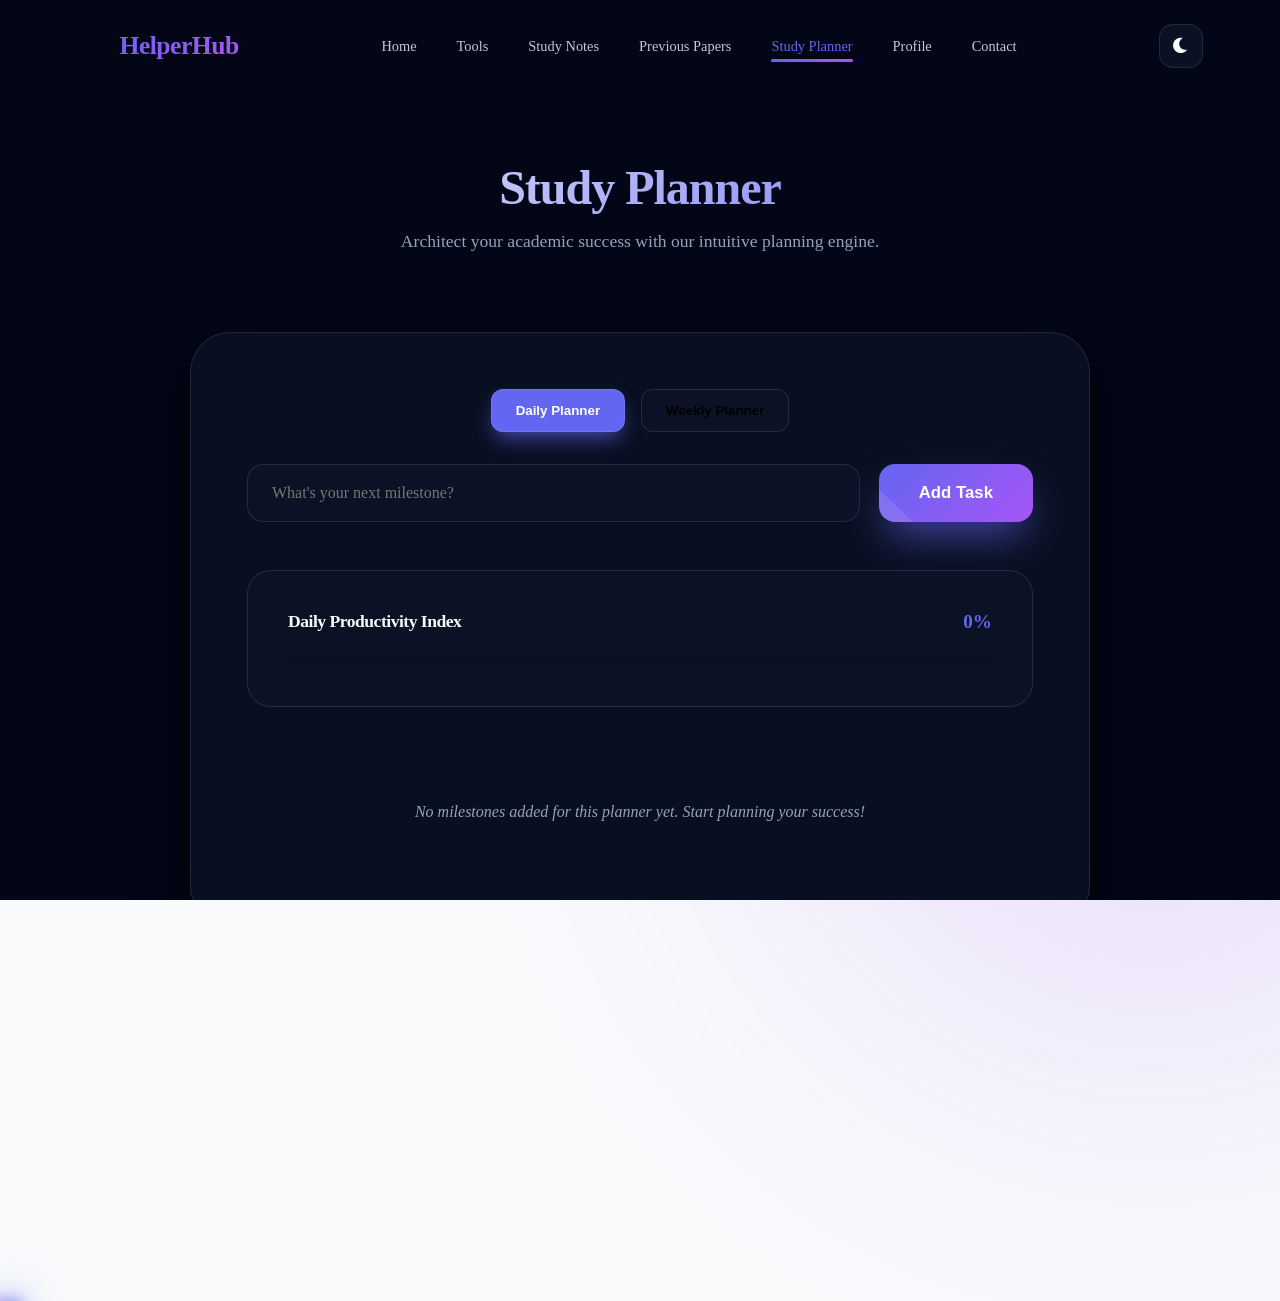
<file: planner.html>
<!DOCTYPE html>
<html lang="en">
<head>
    <meta charset="UTF-8">
    <meta name="viewport" content="width=device-width, initial-scale=1.0">
    <title>Study Planner | HelperHub</title>
    <link rel="stylesheet" href="css/style.css">
    <link rel="stylesheet" href="https://cdnjs.cloudflare.com/ajax/libs/font-awesome/6.0.0/css/all.min.css">
</head>
<body class="dark js-active dark">
    <script>
        // Emergency visibility restoration
        (function() {
            const restore = () => {
                const loader = document.querySelector('.loader-wrapper');
                if (loader) {
                    loader.style.setProperty('display', 'none', 'important');
                }
                document.body.classList.remove('page-entering');
                document.body.style.opacity = '1';
                document.body.style.visibility = 'visible';
                
                // Reveal all elements if observer failed
                document.querySelectorAll('.modern-card, .section-header, .hero-content, .grid-layout > div, .skill-card').forEach(el => {
                    el.style.opacity = '1';
                    el.style.transform = 'translateY(0)';
                    el.classList.add('animate-fade');
                });
            };
            setTimeout(restore, 3000);
            window.addEventListener('load', () => setTimeout(restore, 1000));
        })();
    </script>
    <!-- Loading Screen -->
    <div class="loader-wrapper">
        <i class="fas fa-graduation-cap loader-logo"></i>
        <div class="loader-progress-container">
            <div class="loader-progress-bar"></div>
        </div>
    </div>
    <nav class="navbar">
        <div class="logo">
            <i class="fas fa-graduation-cap"></i>
            <span>HelperHub</span>
        </div>
        <ul class="nav-links">
            <li><a href="index.html">Home</a></li>
            <li><a href="tools.html">Tools</a></li>
            <li><a href="notes.html">Study Notes</a></li>
            <li><a href="papers.html">Previous Papers</a></li>
            <li><a href="planner.html" class="active">Study Planner</a></li>
            <li><a href="profile.html">Profile</a></li>
            <li><a href="contact.html">Contact</a></li>
        </ul>
        <div class="theme-toggle" id="theme-toggle">
            <i class="fas fa-moon"></i>
        </div>
    </nav>

    <section style="padding: 10rem 6% 5rem;">
        <div class="section-header">
            <h2>Study Planner</h2>
            <p style="color: var(--text-muted); font-size: 1.1rem;">Architect your academic success with our intuitive planning engine.</p>
        </div>

        <div style="max-width: 900px; margin: 0 auto;">
            <div class="modern-card" style="padding: 3.5rem; border-radius: 40px;">
                <div style="display: flex; gap: 1rem; margin-bottom: 2rem; justify-content: center;">
                    <button class="glass-tab active" id="tab-daily" onclick="setPlannerTab('daily')">Daily Planner</button>
                    <button class="glass-tab" id="tab-weekly" onclick="setPlannerTab('weekly')">Weekly Planner</button>
                </div>
                
                <div style="display: flex; gap: 1.2rem; margin-bottom: 3rem; flex-wrap: wrap;">
                    <input type="text" id="task-input" placeholder="What's your next milestone?" style="margin-bottom: 0; flex: 1; min-width: 250px;">
                    <button onclick="addTask()" class="btn-primary" style="padding: 1rem 2.5rem; height: 58px;">Add Task</button>
                </div>
                
                <div style="margin-bottom: 3rem; background: var(--bg-card); padding: 2.5rem; border-radius: 24px; border: 1px solid var(--glass-border);">
                    <div style="display: flex; justify-content: space-between; align-items: center; margin-bottom: 1.2rem;">
                        <span id="progress-tab-text" style="font-weight: 700; font-size: 1.1rem; letter-spacing: -0.5px;">Daily Productivity Index</span>
                        <span id="progress-text" style="font-weight: 800; color: var(--primary); font-size: 1.2rem;">0%</span>
                    </div>
                    <div style="height: 14px; background: rgba(0,0,0,0.1); border-radius: 20px; overflow: hidden; position: relative;">
                        <div id="progress-fill" style="width: 0%; height: 100%; background: linear-gradient(90deg, var(--primary), var(--secondary)); transition: width 0.8s cubic-bezier(0.16, 1, 0.3, 1); box-shadow: 0 0 15px var(--primary-glow);"></div>
                    </div>
                </div>

                <div id="tasks-list" style="display: grid; gap: 1.2rem;">
                    <!-- Tasks rendered here -->
                </div>
            </div>
        </div>
    </section>

    <footer style="padding: 6rem 6%; text-align: center; border-top: 1px solid var(--glass-border); background: var(--bg-card); backdrop-filter: blur(10px);">
        <div style="display: flex; justify-content: center; gap: 1.5rem; margin-bottom: 2rem;">
            <a href="https://github.com/pratikgoswami1205-sys" target="_blank" style="color: var(--text-muted); font-size: 1.5rem; transition: var(--transition);" onmouseover="this.style.color='var(--primary)'" onmouseout="this.style.color='var(--text-muted)'"><i class="fab fa-github"></i></a>
            <a href="https://www.linkedin.com/in/pratik-giri-6382153b0" target="_blank" style="color: var(--text-muted); font-size: 1.5rem; transition: var(--transition);" onmouseover="this.style.color='var(--primary)'" onmouseout="this.style.color='var(--text-muted)'"><i class="fab fa-linkedin-in"></i></a>
        </div>
        <p style="color: var(--text-main); font-weight: 600; margin-bottom: 0.5rem;">Developed with <i class="fas fa-heart" style="color: #ff4757;"></i> by Pratik Giri</p>
        <p style="color: var(--text-muted); font-size: 0.9rem;">&copy; 2026 HelperHub. Designed for the students of the future.</p>
    </footer>

    <script src="js/script.js"></script>
    <script src="js/planner.js"></script>
</body>
</html>
</file>
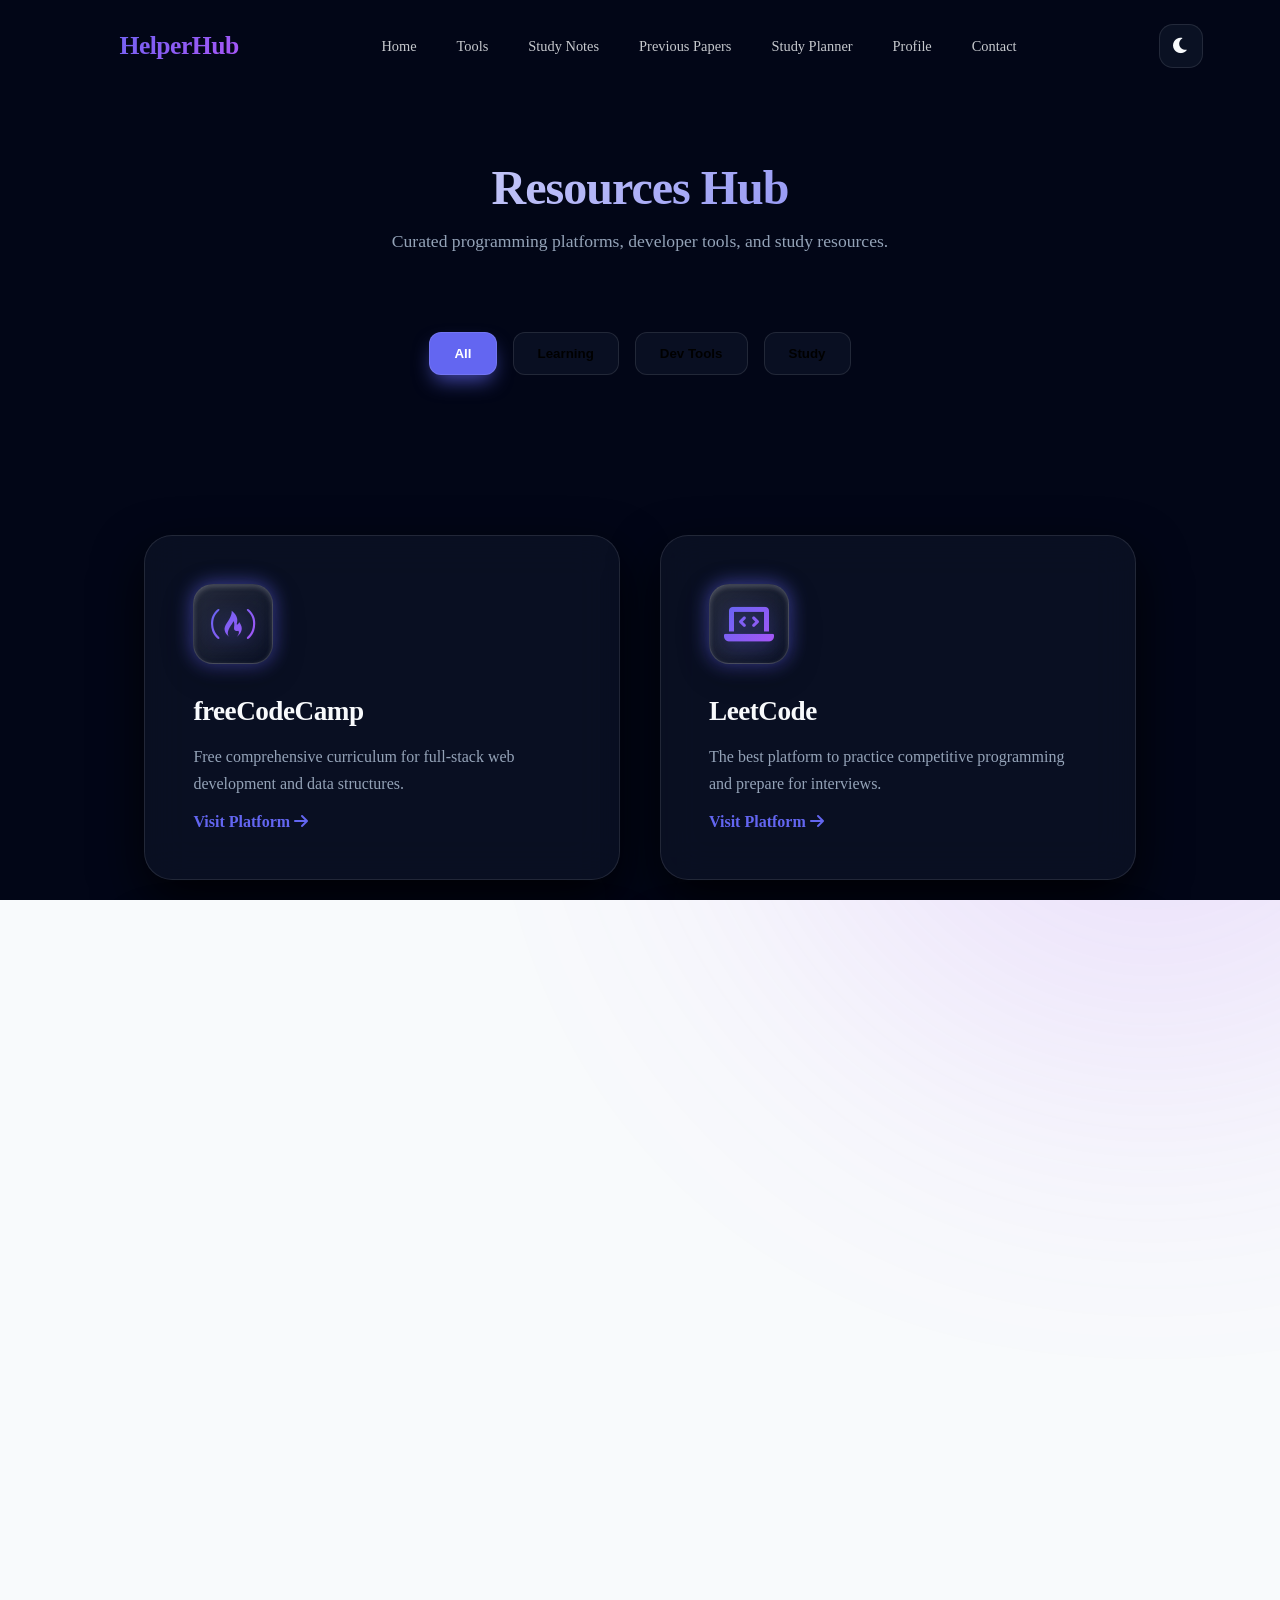
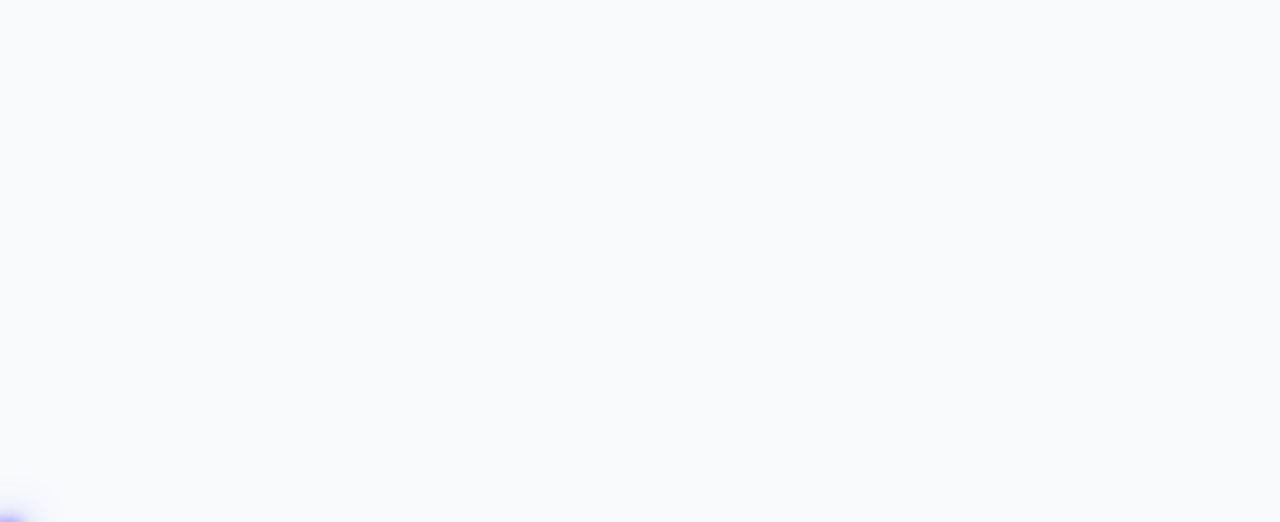
<file: resources.html>
<!DOCTYPE html>
<html lang="en">
<head>
    <meta charset="UTF-8">
    <meta name="viewport" content="width=device-width, initial-scale=1.0">
    <title>Resources Hub | HelperHub</title>
    <link rel="stylesheet" href="css/style.css">
    <link rel="stylesheet" href="https://cdnjs.cloudflare.com/ajax/libs/font-awesome/6.0.0/css/all.min.css">
</head>
<body class="dark js-active dark">
    <script>
        // Emergency visibility restoration
        (function() {
            const restore = () => {
                const loader = document.querySelector('.loader-wrapper');
                if (loader) {
                    loader.style.setProperty('display', 'none', 'important');
                }
                document.body.classList.remove('page-entering');
                document.body.style.opacity = '1';
                document.body.style.visibility = 'visible';
                
                // Reveal all elements if observer failed
                document.querySelectorAll('.modern-card, .section-header, .hero-content, .grid-layout > div, .skill-card').forEach(el => {
                    el.style.opacity = '1';
                    el.style.transform = 'translateY(0)';
                    el.classList.add('animate-fade');
                });
            };
            setTimeout(restore, 3000);
            window.addEventListener('load', () => setTimeout(restore, 1000));
        })();
    </script>
    <!-- Loading Screen -->
    <div class="loader-wrapper">
        <i class="fas fa-graduation-cap loader-logo"></i>
        <div class="loader-progress-container">
            <div class="loader-progress-bar"></div>
        </div>
    </div>
    <nav class="navbar">
        <div class="logo">
            <i class="fas fa-graduation-cap"></i>
            <span>HelperHub</span>
        </div>
        <ul class="nav-links">
            <li><a href="index.html">Home</a></li>
            <li><a href="tools.html">Tools</a></li>
            <li><a href="notes.html">Study Notes</a></li>
            <li><a href="papers.html">Previous Papers</a></li>
            <li><a href="planner.html">Study Planner</a></li>
            <li><a href="profile.html">Profile</a></li>
            <li><a href="contact.html">Contact</a></li>
        </ul>
        <div class="theme-toggle" id="theme-toggle">
            <i class="fas fa-moon"></i>
        </div>
    </nav>

    <section style="padding: 10rem 6% 5rem;">
        <div class="section-header">
            <h2>Resources Hub</h2>
            <p style="color: var(--text-muted); font-size: 1.1rem;">Curated programming platforms, developer tools, and study resources.</p>
        </div>

        <div style="display: flex; gap: 1rem; justify-content: center; margin-bottom: 4rem; flex-wrap: wrap;">
            <button class="glass-tab active" onclick="filterResources('all')">All</button>
            <button class="glass-tab" onclick="filterResources('learning')">Learning</button>
            <button class="glass-tab" onclick="filterResources('tools')">Dev Tools</button>
            <button class="glass-tab" onclick="filterResources('study')">Study</button>
        </div>

        <div class="grid-layout" id="resources-grid">
            <div class="modern-card" data-category="learning">
                <div class="modern-card-icon"><i class="fab fa-free-code-camp"></i></div>
                <h3>freeCodeCamp</h3>
                <p>Free comprehensive curriculum for full-stack web development and data structures.</p>
                <a href="https://www.freecodecamp.org/" target="_blank" class="content-link" style="display: inline-block; margin-top: 1rem;">Visit Platform <i class="fas fa-arrow-right"></i></a>
            </div>

            <div class="modern-card" data-category="learning">
                <div class="modern-card-icon"><i class="fas fa-laptop-code"></i></div>
                <h3>LeetCode</h3>
                <p>The best platform to practice competitive programming and prepare for interviews.</p>
                <a href="https://leetcode.com/" target="_blank" class="content-link" style="display: inline-block; margin-top: 1rem;">Visit Platform <i class="fas fa-arrow-right"></i></a>
            </div>

            <div class="modern-card" data-category="tools">
                <div class="modern-card-icon"><i class="fab fa-github"></i></div>
                <h3>GitHub Student Pack</h3>
                <p>Learn to ship software like a pro. Free access to premium developer tools for students.</p>
                <a href="https://education.github.com/pack" target="_blank" class="content-link" style="display: inline-block; margin-top: 1rem;">Get Student Pack <i class="fas fa-arrow-right"></i></a>
            </div>

            <div class="modern-card" data-category="tools">
                <div class="modern-card-icon"><i class="fas fa-paint-brush"></i></div>
                <h3>Figma</h3>
                <p>Collaborative interface design tool. Free for students to design premium UIs.</p>
                <a href="https://www.figma.com/education/" target="_blank" class="content-link" style="display: inline-block; margin-top: 1rem;">Get Figma <i class="fas fa-arrow-right"></i></a>
            </div>

            <div class="modern-card" data-category="study">
                <div class="modern-card-icon"><i class="fas fa-book-open"></i></div>
                <h3>MDN Web Docs</h3>
                <p>The ultimate resource for HTML, CSS, and JavaScript documentation by Mozilla.</p>
                <a href="https://developer.mozilla.org/" target="_blank" class="content-link" style="display: inline-block; margin-top: 1rem;">Read Docs <i class="fas fa-arrow-right"></i></a>
            </div>
            
            <div class="modern-card" data-category="study">
                <div class="modern-card-icon"><i class="fas fa-brain"></i></div>
                <h3>Notion for Education</h3>
                <p>The all-in-one workspace for your notes, tasks, wikis, and databases. Free for students.</p>
                <a href="https://www.notion.so/students" target="_blank" class="content-link" style="display: inline-block; margin-top: 1rem;">Get Notion <i class="fas fa-arrow-right"></i></a>
            </div>
        </div>
    </section>

    <footer style="padding: 6rem 6%; text-align: center; border-top: 1px solid var(--glass-border); background: var(--bg-card); backdrop-filter: blur(10px);">
        <div style="display: flex; justify-content: center; gap: 1.5rem; margin-bottom: 2rem;">
            <a href="https://github.com/pratikgoswami1205-sys" target="_blank" style="color: var(--text-muted); font-size: 1.5rem; transition: var(--transition);" onmouseover="this.style.color='var(--primary)'" onmouseout="this.style.color='var(--text-muted)'"><i class="fab fa-github"></i></a>
            <a href="https://www.linkedin.com/in/pratik-giri-6382153b0" target="_blank" style="color: var(--text-muted); font-size: 1.5rem; transition: var(--transition);" onmouseover="this.style.color='var(--primary)'" onmouseout="this.style.color='var(--text-muted)'"><i class="fab fa-linkedin-in"></i></a>
        </div>
        <p style="color: var(--text-main); font-weight: 600; margin-bottom: 0.5rem;">Developed with <i class="fas fa-heart" style="color: #ff4757;"></i> by Pratik Giri</p>
        <p style="color: var(--text-muted); font-size: 0.9rem;">&copy; 2026 HelperHub. Designed for the students of the future.</p>
    </footer>

    <script src="js/script.js"></script>
    <script src="js/resources.js"></script>
</body>
</html>
</file>
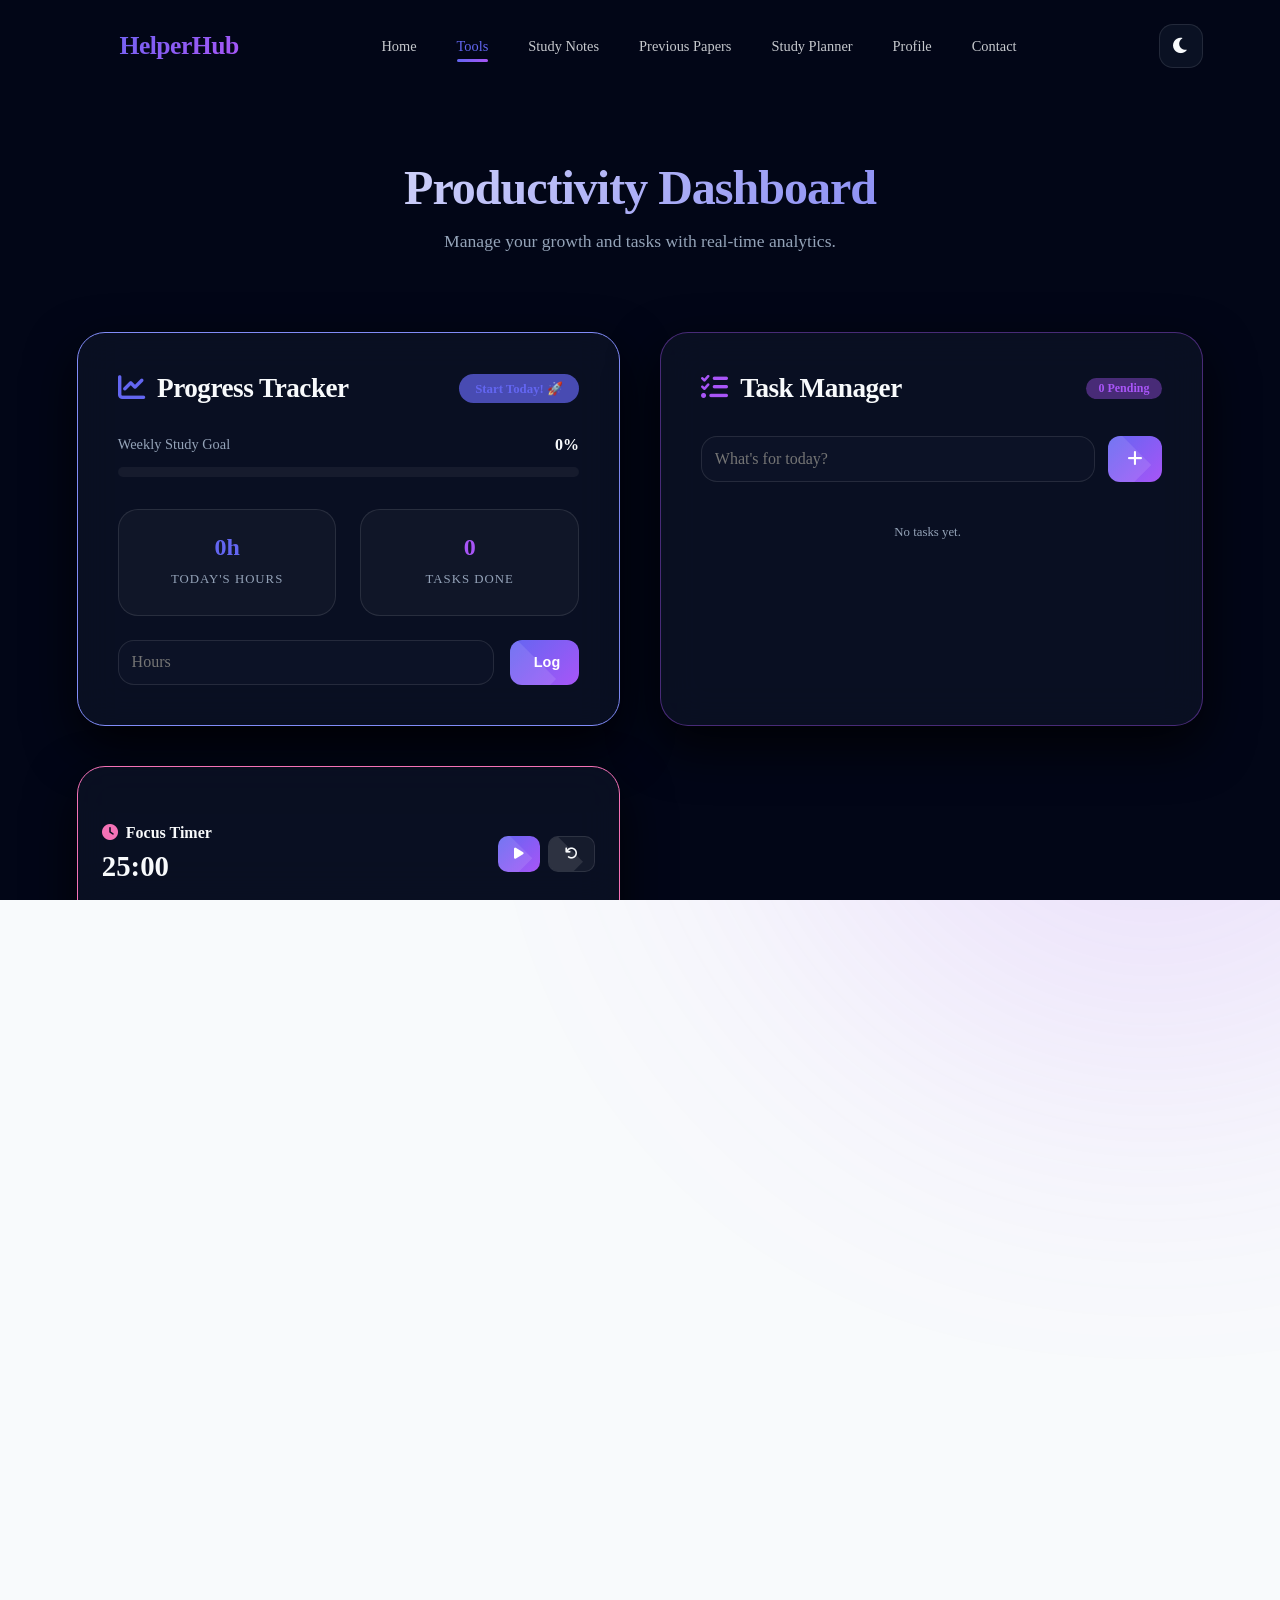
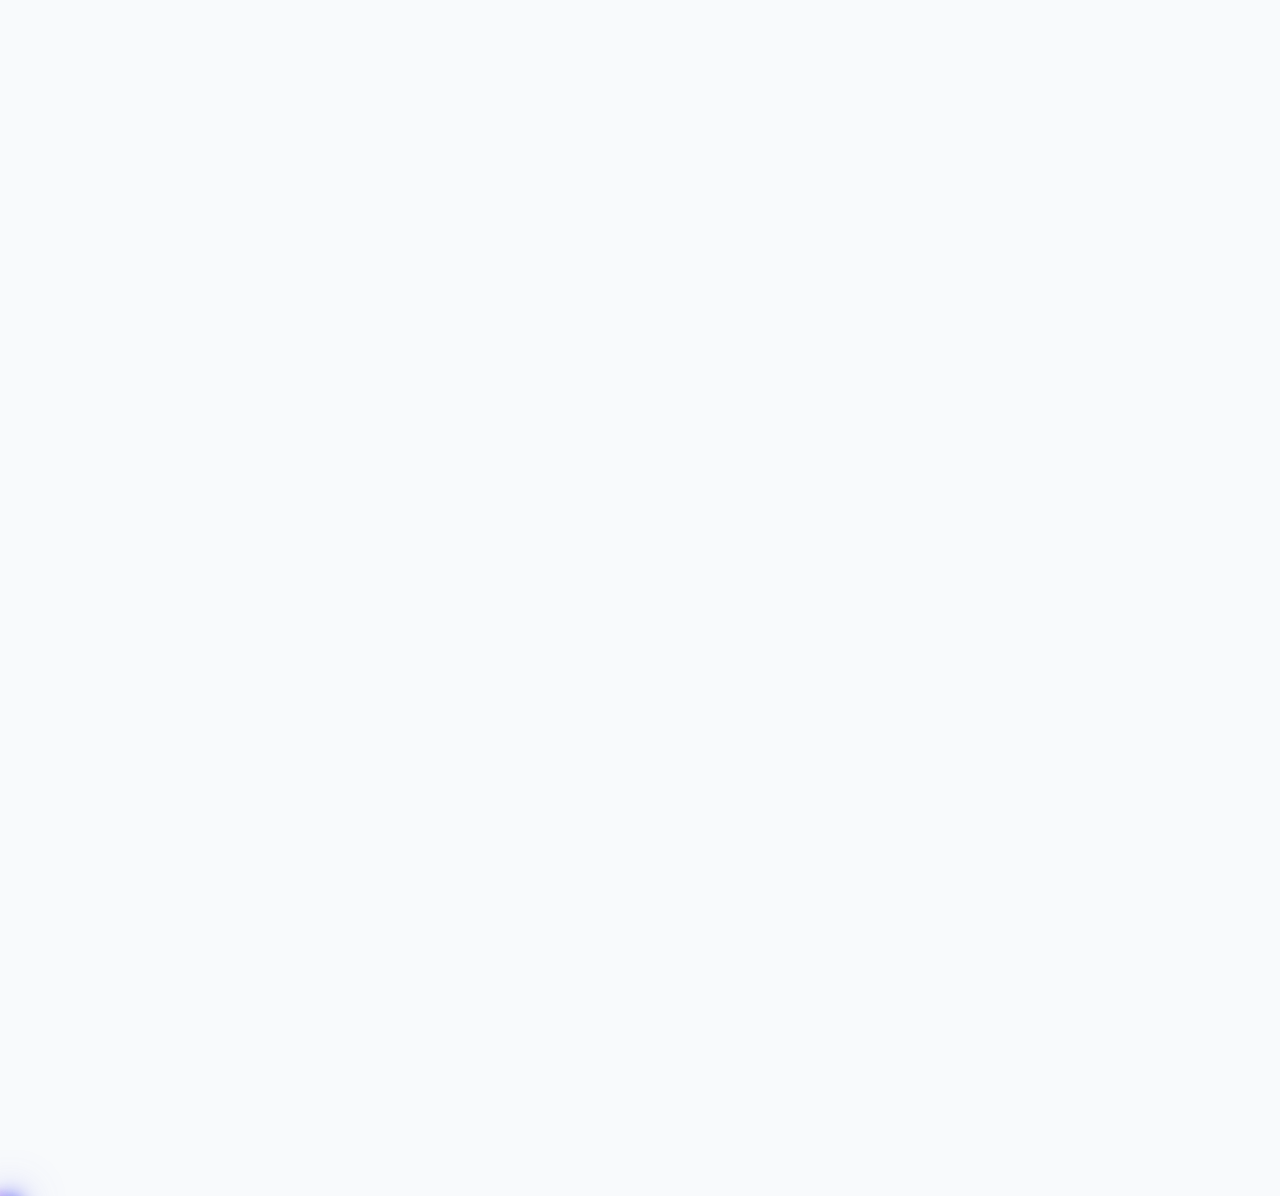
<file: tools.html>
<!DOCTYPE html>
<html lang="en">
<head>
    <meta charset="UTF-8">
    <meta name="viewport" content="width=device-width, initial-scale=1.0">
    <title>Tools | HelperHub</title>
    <link rel="stylesheet" href="css/style.css">
    <link rel="stylesheet" href="https://cdnjs.cloudflare.com/ajax/libs/font-awesome/6.0.0/css/all.min.css">
</head>
<body class="dark js-active dark">
    <script>
        // Emergency visibility restoration
        (function() {
            const restore = () => {
                const loader = document.querySelector('.loader-wrapper');
                if (loader) {
                    loader.style.setProperty('display', 'none', 'important');
                }
                document.body.classList.remove('page-entering');
                document.body.style.opacity = '1';
                document.body.style.visibility = 'visible';
                
                // Reveal all elements if observer failed
                document.querySelectorAll('.modern-card, .section-header, .hero-content, .grid-layout > div, .skill-card').forEach(el => {
                    el.style.opacity = '1';
                    el.style.transform = 'translateY(0)';
                    el.classList.add('animate-fade');
                });
            };
            setTimeout(restore, 3000);
            window.addEventListener('load', () => setTimeout(restore, 1000));
        })();
    </script>
    <!-- Loading Screen -->
    <div class="loader-wrapper">
        <i class="fas fa-graduation-cap loader-logo"></i>
        <div class="loader-progress-container">
            <div class="loader-progress-bar"></div>
        </div>
    </div>
    <nav class="navbar">
        <div class="logo">
            <i class="fas fa-graduation-cap"></i>
            <span>HelperHub</span>
        </div>
        <ul class="nav-links">
            <li><a href="index.html">Home</a></li>
            <li><a href="tools.html" class="active">Tools</a></li>
            <li><a href="notes.html">Study Notes</a></li>
            <li><a href="papers.html">Previous Papers</a></li>
            <li><a href="planner.html">Study Planner</a></li>
            <li><a href="profile.html">Profile</a></li>
            <li><a href="contact.html">Contact</a></li>
        </ul>
        <div class="theme-toggle" id="theme-toggle">
            <i class="fas fa-moon"></i>
        </div>
    </nav>

    <section style="padding: 10rem 6% 5rem;">
        <div class="section-header">
            <h2>Productivity Dashboard</h2>
            <p style="color: var(--text-muted); font-size: 1.1rem;">Manage your growth and tasks with real-time analytics.</p>
        </div>

        <!-- Dashboard Widgets -->
        <div style="display: grid; grid-template-columns: repeat(auto-fit, minmax(350px, 1fr)); gap: 2.5rem; margin-bottom: 5rem;">
            <!-- Study Progress Tracker -->
            <div class="modern-card dashboard-card" style="padding: 2.5rem; border: 1px solid var(--primary-light);">
                <div style="display: flex; justify-content: space-between; align-items: center; margin-bottom: 2rem;">
                    <h3 style="margin: 0;"><i class="fas fa-chart-line" style="color: var(--primary); margin-right: 0.8rem;"></i>Progress Tracker</h3>
                    <span id="tracker-status" style="background: var(--primary-glow); color: var(--primary); padding: 0.4rem 1rem; border-radius: 20px; font-size: 0.8rem; font-weight: 700;">Progressing</span>
                </div>
                
                <div style="margin-bottom: 2rem;">
                    <div style="display: flex; justify-content: space-between; margin-bottom: 0.8rem;">
                        <span style="color: var(--text-muted); font-size: 0.9rem;">Weekly Study Goal</span>
                        <span id="weekly-progress-text" style="color: var(--text-main); font-weight: 700;">0%</span>
                    </div>
                    <div style="height: 10px; background: rgba(255,255,255,0.05); border-radius: 10px; overflow: hidden;">
                        <div id="weekly-progress-bar" style="width: 0%; height: 100%; background: linear-gradient(90deg, var(--primary), var(--secondary)); box-shadow: 0 0 15px var(--primary-glow); transition: width 0.5s ease;"></div>
                    </div>
                </div>

                <div style="display: grid; grid-template-columns: 1fr 1fr; gap: 1.5rem; margin-bottom: 1.5rem;">
                    <div style="background: rgba(255,255,255,0.03); padding: 1.5rem; border-radius: 20px; text-align: center; border: 1px solid var(--glass-border);">
                        <h4 id="dash-study-hours" style="font-size: 1.5rem; margin-bottom: 0.5rem; color: var(--primary);">0h</h4>
                        <p style="font-size: 0.8rem; color: var(--text-muted); text-transform: uppercase; letter-spacing: 1px;">Today's Hours</p>
                    </div>
                    <div style="background: rgba(255,255,255,0.03); padding: 1.5rem; border-radius: 20px; text-align: center; border: 1px solid var(--glass-border);">
                        <h4 id="dash-tasks-done" style="font-size: 1.5rem; margin-bottom: 0.5rem; color: var(--secondary);">0</h4>
                        <p style="font-size: 0.8rem; color: var(--text-muted); text-transform: uppercase; letter-spacing: 1px;">Tasks Done</p>
                    </div>
                </div>

                <!-- Live Study Hours Input -->
                <div style="display: flex; gap: 1rem;">
                    <input type="number" id="study-hours-input" placeholder="Hours" style="margin-bottom: 0; padding: 0.8rem;">
                    <button onclick="updateStudyHours()" class="btn-primary" style="padding: 0.8rem 1.5rem; font-size: 0.9rem; border-radius: 12px; box-shadow: none;">Log</button>
                </div>
            </div>

            <!-- Task Manager Widget -->
            <div class="modern-card dashboard-card" style="padding: 2.5rem; border: 1px solid var(--secondary-glow);">
                <div style="display: flex; justify-content: space-between; align-items: center; margin-bottom: 2rem;">
                    <h3 style="margin: 0;"><i class="fas fa-tasks" style="color: var(--secondary); margin-right: 0.8rem;"></i>Task Manager</h3>
                    <span id="task-count-badge" style="background: var(--secondary-glow); color: var(--secondary); padding: 0.2rem 0.8rem; border-radius: 20px; font-size: 0.75rem; font-weight: 700;">0 Pending</span>
                </div>
                
                <div style="display: flex; gap: 0.8rem; margin-bottom: 1.5rem;">
                    <input type="text" id="dash-task-input" placeholder="What's for today?" style="margin-bottom: 0; padding: 0.8rem; flex: 1;">
                    <button onclick="addDashTask()" class="btn-primary" style="padding: 0.8rem 1.2rem; border-radius: 12px; box-shadow: none;"><i class="fas fa-plus"></i></button>
                </div>

                <div id="dash-task-list" style="display: flex; flex-direction: column; gap: 0.8rem; max-height: 200px; overflow-y: auto; padding-right: 0.5rem;">
                    <!-- Tasks will be injected here -->
                </div>
            </div>

            <!-- Quick Pomodoro & Notes -->
            <div style="display: grid; grid-template-rows: 1fr 1fr; gap: 2.5rem;">
                <!-- Mini Pomodoro Card -->
                <div class="modern-card dashboard-card" style="padding: 1.5rem; border: 1px solid var(--accent); display: flex; align-items: center; justify-content: space-between;">
                    <div>
                        <h4 style="margin: 0 0 0.5rem 0; font-size: 1rem;"><i class="fas fa-clock" style="color: var(--accent); margin-right: 0.5rem;"></i>Focus Timer</h4>
                        <div id="dash-pomo-display" style="font-size: 1.8rem; font-weight: 800; color: var(--text-main);">25:00</div>
                    </div>
                    <div style="display: flex; gap: 0.5rem;">
                        <button onclick="toggleDashPomo()" id="dash-pomo-btn" class="btn-primary" style="padding: 0.6rem 1rem; border-radius: 10px; font-size: 0.8rem; box-shadow: none;"><i class="fas fa-play"></i></button>
                        <button onclick="resetDashPomo()" class="btn-primary" style="padding: 0.6rem 1rem; border-radius: 10px; font-size: 0.8rem; box-shadow: none; background: rgba(255,255,255,0.05); color: var(--text-main); border: 1px solid var(--glass-border);"><i class="fas fa-undo"></i></button>
                    </div>
                </div>

                <!-- Mini Notes Card -->
                <div class="modern-card dashboard-card" style="padding: 1.5rem; border: 1px solid var(--text-muted);">
                    <div style="display: flex; justify-content: space-between; align-items: center; margin-bottom: 1rem;">
                        <h4 style="margin: 0; font-size: 1rem;"><i class="fas fa-sticky-note" style="color: var(--text-muted); margin-right: 0.5rem;"></i>Quick Note</h4>
                        <button onclick="saveDashNote()" class="btn-primary" style="padding: 0.3rem 0.8rem; border-radius: 10px; font-size: 0.7rem; box-shadow: none;">Save</button>
                    </div>
                    <textarea id="dash-note-input" placeholder="Remember to..." style="height: 60px; font-size: 0.85rem; padding: 0.8rem; border-radius: 12px; background: rgba(255,255,255,0.02);"></textarea>
                </div>
            </div>
        </div>

        <div class="section-header">
            <h2>Productivity Tools</h2>
            <p style="color: var(--text-muted); font-size: 1.1rem;">Empowering your studies with precision and elegance.</p>
        </div>

        <div class="grid-layout">
            <div class="modern-card" onclick="openModal('modal-cgpa')">
                <div class="modern-card-icon"><i class="fas fa-calculator"></i></div>
                <h3>CGPA Calculator</h3>
                <p>Dynamically calculate your CGPA based on grades and credits with real-time updates.</p>
            </div>

            <div class="modern-card" onclick="openModal('modal-percentage')">
                <div class="modern-card-icon"><i class="fas fa-percent"></i></div>
                <h3>Percentage Calc</h3>
                <p>Convert your marks to percentage instantly as you type with a sleek feedback UI.</p>
            </div>

            <div class="modern-card" onclick="openModal('modal-word')">
                <div class="modern-card-icon"><i class="fas fa-font"></i></div>
                <h3>Word Counter</h3>
                <p>Real-time word and character counting for your essays and assignments.</p>
            </div>

            <div class="modern-card" onclick="openModal('modal-timer')">
                <div class="modern-card-icon"><i class="fas fa-stopwatch"></i></div>
                <h3>Study Timer</h3>
                <p>Track your raw study minutes using a standard stopwatch to log total session time.</p>
            </div>

            <div class="modern-card" onclick="openModal('modal-pomodoro')">
                <div class="modern-card-icon"><i class="fas fa-clock"></i></div>
                <h3>Pomodoro Timer</h3>
                <p>Focus more with our customizable Pomodoro timer interface and smooth transitions.</p>
            </div>

            <div class="modern-card" onclick="openModal('modal-unit')">
                <div class="modern-card-icon"><i class="fas fa-ruler-combined"></i></div>
                <h3>Unit Converter</h3>
                <p>Quickly convert between different units of length, weight, and temperature.</p>
            </div>

            <div class="modern-card" onclick="openModal('modal-age')">
                <div class="modern-card-icon"><i class="fas fa-birthday-cake"></i></div>
                <h3>Age Calculator</h3>
                <p>Calculate your exact age in years, months, and days with a single click.</p>
            </div>

            <div class="modern-card" onclick="openModal('modal-case')">
                <div class="modern-card-icon"><i class="fas fa-text-height"></i></div>
                <h3>Text Case</h3>
                <p>Convert your text to UPPERCASE, lowercase, Sentence case, or Title Case.</p>
            </div>

            <div class="modern-card" onclick="openModal('modal-char')">
                <div class="modern-card-icon"><i class="fas fa-paragraph"></i></div>
                <h3>Char Counter</h3>
                <p>Detailed breakdown of characters, spaces, and lines in your text.</p>
            </div>

            <div class="modern-card" onclick="openModal('modal-todo')">
                <div class="modern-card-icon"><i class="fas fa-list-check"></i></div>
                <h3>To-Do List</h3>
                <p>Keep track of your daily tasks and assignments with a simple, effective list.</p>
            </div>

            <div class="modern-card" onclick="openModal('modal-password')">
                <div class="modern-card-icon"><i class="fas fa-key"></i></div>
                <h3>Password Gen</h3>
                <p>Generate secure, random passwords to keep your student accounts safe.</p>
            </div>

            <div class="modern-card" onclick="location.href='progress-tracker.html'">
                <div class="modern-card-icon"><i class="fas fa-chart-line"></i></div>
                <h3>Progress Tracker</h3>
                <p>Track your daily study hours with animated charts and stay motivated.</p>
            </div>

            <div class="modern-card" onclick="location.href='notes.html'">
                <div class="modern-card-icon"><i class="fas fa-sticky-note"></i></div>
                <h3>Quick Notes</h3>
                <p>Jot down important study points quickly and access them across devices.</p>
            </div>

            <div class="modern-card" onclick="location.href='resources.html'">
                <div class="modern-card-icon"><i class="fas fa-globe"></i></div>
                <h3>Resources Hub</h3>
                <p>Curated programming platforms, dev tools, and essential study resources.</p>
            </div>
        </div>
    </section>

    <!-- Modals -->
    <div id="modal-cgpa" class="modal-overlay">
        <div class="modal-content-futuristic">
            <span class="close-modal"><i class="fas fa-times"></i></span>
            <h2 style="margin-bottom: 2rem; letter-spacing: -1px;">CGPA Calculator</h2>
            <div class="cgpa-calculator">
                <div style="display: grid; grid-template-columns: 2fr 1fr 1fr; gap: 1rem; margin-bottom: 1.5rem;">
                    <input type="text" placeholder="Subject Name" class="subject-name">
                    <input type="number" placeholder="G.P." class="grade-points" step="0.1">
                    <input type="number" placeholder="Credits" class="credits">
                </div>
                <button onclick="addSubject()" class="btn-primary" style="width: 100%; margin-bottom: 2rem; padding: 1rem;">Add Subject</button>
                <div id="subjects-list" style="max-height: 250px; overflow-y: auto; margin-bottom: 2rem; padding-right: 0.5rem;"></div>
                <div class="glass" style="padding: 2rem; text-align: center; border-radius: 20px; border-color: var(--primary-light);">
                    <span style="display: block; font-size: 0.9rem; color: var(--text-muted); text-transform: uppercase; letter-spacing: 1px; margin-bottom: 0.5rem;">Current CGPA</span>
                    <span id="cgpa-result" style="font-size: 3.5rem; font-weight: 900; color: var(--primary); font-variant-numeric: tabular-nums;">0.00</span>
                </div>
            </div>
        </div>
    </div>

    <div id="modal-percentage" class="modal-overlay">
        <div class="modal-content-futuristic">
            <span class="close-modal"><i class="fas fa-times"></i></span>
            <h2 style="margin-bottom: 2rem; letter-spacing: -1px;">Percentage Calculator</h2>
            <div class="percentage-calculator">
                <div style="margin-bottom: 1.5rem;">
                    <label style="display: block; margin-bottom: 0.5rem; font-weight: 500; font-size: 0.9rem; color: var(--text-muted);">Obtained Marks</label>
                    <input type="number" id="obtained-marks" placeholder="0">
                </div>
                <div style="margin-bottom: 2rem;">
                    <label style="display: block; margin-bottom: 0.5rem; font-weight: 500; font-size: 0.9rem; color: var(--text-muted);">Total Marks</label>
                    <input type="number" id="total-marks" placeholder="100">
                </div>
                <div class="glass" style="padding: 2.5rem; text-align: center; border-radius: 24px; border-color: var(--primary-light);">
                    <span style="display: block; font-size: 0.9rem; color: var(--text-muted); text-transform: uppercase; letter-spacing: 1px; margin-bottom: 0.5rem;">Calculated Result</span>
                    <span id="percentage-result" style="font-size: 4rem; font-weight: 900; color: var(--primary); font-variant-numeric: tabular-nums;">0.00%</span>
                </div>
            </div>
        </div>
    </div>

    <div id="modal-word" class="modal-overlay">
        <div class="modal-content-futuristic">
            <span class="close-modal"><i class="fas fa-times"></i></span>
            <h2 style="margin-bottom: 2rem; letter-spacing: -1px;">Word Counter</h2>
            <textarea id="text-input" placeholder="Paste or type your text here..." style="height: 250px; resize: none; margin-bottom: 2rem;"></textarea>
            <div style="display: grid; grid-template-columns: 1fr 1fr; gap: 1.5rem;">
                <div class="glass" style="padding: 1.5rem; text-align: center; border-radius: 18px;">
                    <span style="display: block; font-size: 0.85rem; color: var(--text-muted); margin-bottom: 0.3rem;">Total Words</span>
                    <span id="word-count" style="font-size: 2rem; font-weight: 800; color: var(--primary);">0</span>
                </div>
                <div class="glass" style="padding: 1.5rem; text-align: center; border-radius: 18px;">
                    <span style="display: block; font-size: 0.85rem; color: var(--text-muted); margin-bottom: 0.3rem;">Characters</span>
                    <span id="char-count" style="font-size: 2rem; font-weight: 800; color: var(--primary);">0</span>
                </div>
            </div>
        </div>
    </div>

    <div id="modal-timer" class="modal-overlay">
        <div class="modal-content-futuristic" style="text-align: center;">
            <span class="close-modal"><i class="fas fa-times"></i></span>
            <h2 style="margin-bottom: 2.5rem; letter-spacing: -1px;">Study Timer (Stopwatch)</h2>
            <div class="glass" style="padding: 4rem 2rem; text-align: center; border-radius: 40px; margin-bottom: 3rem; border-width: 2px;">
                <span id="stopwatch-display" style="font-size: 6rem; font-weight: 900; color: var(--text-main); font-variant-numeric: tabular-nums; letter-spacing: -2px;">00:00:00</span>
            </div>
            <div style="display: flex; gap: 1.2rem; justify-content: center; flex-wrap: wrap;">
                <button onclick="startStopwatch()" class="btn-primary" style="min-width: 140px;">Start</button>
                <button onclick="pauseStopwatch()" class="btn-primary" style="min-width: 140px; background: var(--bg-card); border: 1px solid var(--glass-border); color: var(--text-main); box-shadow: none;">Pause</button>
                <button onclick="resetStopwatch()" class="btn-primary" style="min-width: 140px; background: transparent; border: 1px solid #ff4757; color: #ff4757; box-shadow: none;">Reset</button>
            </div>
        </div>
    </div>

    <div id="modal-pomodoro" class="modal-overlay">
        <div class="modal-content-futuristic" style="text-align: center;">
            <span class="close-modal"><i class="fas fa-times"></i></span>
            <h2 style="margin-bottom: 2.5rem; letter-spacing: -1px;">Pomodoro Timer</h2>
            <div class="glass" style="padding: 4rem 2rem; text-align: center; border-radius: 40px; margin-bottom: 3rem; border-width: 2px;">
                <span id="timer-display" style="font-size: 6rem; font-weight: 900; color: var(--text-main); font-variant-numeric: tabular-nums; letter-spacing: -2px;">25:00</span>
            </div>
            <div style="display: flex; gap: 1.2rem; justify-content: center; flex-wrap: wrap;">
                <button onclick="startTimer()" class="btn-primary" style="min-width: 140px;">Focus</button>
                <button onclick="pauseTimer()" class="btn-primary" style="min-width: 140px; background: var(--bg-card); border: 1px solid var(--glass-border); color: var(--text-main); box-shadow: none;">Pause</button>
                <button onclick="resetTimer()" class="btn-primary" style="min-width: 140px; background: transparent; border: 1px solid #ff4757; color: #ff4757; box-shadow: none;">Reset</button>
            </div>
        </div>
    </div>

    <div id="modal-unit" class="modal-overlay">
        <div class="modal-content-futuristic">
            <span class="close-modal"><i class="fas fa-times"></i></span>
            <h2 style="margin-bottom: 2rem; letter-spacing: -1px;">Unit Converter</h2>
            <div style="margin-bottom: 1.5rem;">
                <input type="number" id="unit-input" placeholder="Enter value">
                <div style="display: grid; grid-template-columns: 1fr 1fr; gap: 1rem; margin-top: 1rem;">
                    <select id="unit-from">
                        <option value="km">Kilometers</option>
                        <option value="m">Meters</option>
                        <option value="cm">Centimeters</option>
                    </select>
                    <select id="unit-to">
                        <option value="m">Meters</option>
                        <option value="km">Kilometers</option>
                        <option value="cm">Centimeters</option>
                    </select>
                </div>
            </div>
            <button onclick="convertUnits()" class="btn-primary" style="width: 100%; margin-bottom: 2rem;">Convert</button>
            <div class="glass" style="padding: 2rem; text-align: center; border-radius: 20px;">
                <span id="unit-result" style="font-size: 2.5rem; font-weight: 800; color: var(--primary);">0</span>
            </div>
        </div>
    </div>

    <div id="modal-age" class="modal-overlay">
        <div class="modal-content-futuristic">
            <span class="close-modal"><i class="fas fa-times"></i></span>
            <h2 style="margin-bottom: 2rem; letter-spacing: -1px;">Age Calculator</h2>
            <input type="date" id="birth-date" style="margin-bottom: 1.5rem;">
            <button onclick="calculateAge()" class="btn-primary" style="width: 100%; margin-bottom: 2rem;">Calculate Age</button>
            <div class="glass" style="padding: 2rem; text-align: center; border-radius: 20px;">
                <span id="age-result" style="font-size: 2rem; font-weight: 800; color: var(--primary);">Enter birth date</span>
            </div>
        </div>
    </div>

    <div id="modal-case" class="modal-overlay">
        <div class="modal-content-futuristic">
            <span class="close-modal"><i class="fas fa-times"></i></span>
            <h2 style="margin-bottom: 2rem; letter-spacing: -1px;">Text Case Converter</h2>
            <textarea id="case-input" style="height: 150px; margin-bottom: 1.5rem;" placeholder="Paste text here..."></textarea>
            <div style="display: grid; grid-template-columns: 1fr 1fr; gap: 1rem;">
                <button onclick="convertCase('upper')" class="glass-tab">UPPERCASE</button>
                <button onclick="convertCase('lower')" class="glass-tab">lowercase</button>
                <button onclick="convertCase('title')" class="glass-tab">Title Case</button>
                <button onclick="convertCase('sentence')" class="glass-tab">Sentence case</button>
            </div>
        </div>
    </div>

    <div id="modal-char" class="modal-overlay">
        <div class="modal-content-futuristic">
            <span class="close-modal"><i class="fas fa-times"></i></span>
            <h2 style="margin-bottom: 2rem; letter-spacing: -1px;">Character Counter</h2>
            <textarea id="char-input" style="height: 150px; margin-bottom: 1.5rem;" placeholder="Paste text here..."></textarea>
            <div id="char-details" style="display: grid; grid-template-columns: 1fr 1fr; gap: 1rem;">
                <div class="glass" style="padding: 1rem; text-align: center;">Chars: <span id="chars-total">0</span></div>
                <div class="glass" style="padding: 1rem; text-align: center;">Spaces: <span id="chars-spaces">0</span></div>
            </div>
        </div>
    </div>

    <div id="modal-todo" class="modal-overlay">
        <div class="modal-content-futuristic">
            <span class="close-modal"><i class="fas fa-times"></i></span>
            <h2 style="margin-bottom: 2rem; letter-spacing: -1px;">To-Do List</h2>
            <div style="display: flex; gap: 1rem; margin-bottom: 1.5rem;">
                <input type="text" id="todo-input" placeholder="Add a task..." style="margin-bottom: 0;">
                <button onclick="addTodo()" class="btn-primary" style="padding: 1rem 1.5rem;"><i class="fas fa-plus"></i></button>
            </div>
            <div id="todo-list" style="max-height: 300px; overflow-y: auto;"></div>
        </div>
    </div>

    <div id="modal-password" class="modal-overlay">
        <div class="modal-content-futuristic">
            <span class="close-modal"><i class="fas fa-times"></i></span>
            <h2 style="margin-bottom: 2rem; letter-spacing: -1px;">Password Generator</h2>
            <input type="number" id="pass-length" value="12" min="4" max="50" style="margin-bottom: 1.5rem;">
            <button onclick="generatePassword()" class="btn-primary" style="width: 100%; margin-bottom: 2rem;">Generate</button>
            <div class="glass" style="padding: 1.5rem; text-align: center; border-radius: 16px; position: relative;">
                <span id="pass-result" style="font-family: monospace; font-size: 1.2rem; word-break: break-all;">********</span>
                <i class="fas fa-copy" onclick="copyPassword()" style="position: absolute; right: 1rem; top: 1.2rem; cursor: pointer; color: var(--text-muted);"></i>
            </div>
        </div>
    </div>

    <footer style="padding: 6rem 6%; text-align: center; border-top: 1px solid var(--glass-border); background: var(--bg-card); backdrop-filter: blur(10px);">
        <div style="display: flex; justify-content: center; gap: 1.5rem; margin-bottom: 2rem;">
            <a href="https://github.com/pratikgoswami1205-sys" target="_blank" style="color: var(--text-muted); font-size: 1.5rem; transition: var(--transition);" onmouseover="this.style.color='var(--primary)'" onmouseout="this.style.color='var(--text-muted)'"><i class="fab fa-github"></i></a>
            <a href="https://www.linkedin.com/in/pratik-giri-6382153b0" target="_blank" style="color: var(--text-muted); font-size: 1.5rem; transition: var(--transition);" onmouseover="this.style.color='var(--primary)'" onmouseout="this.style.color='var(--text-muted)'"><i class="fab fa-linkedin-in"></i></a>
        </div>
        <p style="color: var(--text-main); font-weight: 600; margin-bottom: 0.5rem;">Developed with <i class="fas fa-heart" style="color: #ff4757;"></i> by Pratik Giri</p>
        <p style="color: var(--text-muted); font-size: 0.9rem;">&copy; 2026 HelperHub. Designed for the students of the future.</p>
    </footer>

    <script src="js/script.js"></script>
    <script src="js/tools.js"></script>
    <script src="js/dashboard.js"></script>
</body>
</html>
</file>
<file: css/style.css>
@import url('https://fonts.googleapis.com/css2?family=Outfit:wght@300;400;500;600;700&display=swap');

:root {
    /* Color Palette - Futuristic Light */
    --primary: #6366f1;
    --primary-light: #818cf8;
    --primary-glow: rgba(99, 102, 241, 0.4);
    --secondary: #a855f7;
    --secondary-glow: rgba(168, 85, 247, 0.4);
    --accent: #f472b6;
    --bg-main: #f8fafc;
    --bg-card: rgba(255, 255, 255, 0.7);
    --text-main: #0f172a;
    --text-muted: #64748b;
    
    /* Glassmorphism Light */
    --glass-bg: rgba(255, 255, 255, 0.4);
    --glass-border: rgba(255, 255, 255, 0.6);
    --glass-shadow: 0 8px 32px 0 rgba(31, 38, 135, 0.1);
    
    /* Layout & Transitions */
    --transition: all 0.5s cubic-bezier(0.16, 1, 0.3, 1);
    --radius-lg: 32px;
    --radius-md: 20px;
}

.dark {
    /* Color Palette - Futuristic Dark */
    --bg-main: #020617;
    --bg-card: rgba(15, 23, 42, 0.6);
    --text-main: #f8fafc;
    --text-muted: #94a3b8;
    
    /* Glassmorphism Dark */
    --glass-bg: rgba(15, 23, 42, 0.7);
    --glass-border: rgba(255, 255, 255, 0.1);
    --glass-shadow: 0 20px 50px 0 rgba(0, 0, 0, 0.8);
    --primary-glow: rgba(99, 102, 241, 0.7);
}

* {
    margin: 0;
    padding: 0;
    box-sizing: border-box;
}

html, body {
    width: 100%;
    height: 100%;
    margin: 0;
    padding: 0;
    background-color: var(--bg-main);
    color: var(--text-main);
    overflow-x: hidden;
    position: relative;
    opacity: 1 !important;
    visibility: visible !important;
}

body.page-entering {
    filter: blur(0);
}

/* Scrollbar */
::-webkit-scrollbar {
    width: 6px;
}
::-webkit-scrollbar-track {
    background: var(--bg-main);
}
::-webkit-scrollbar-thumb {
    background: linear-gradient(var(--primary), var(--secondary));
    border-radius: 10px;
}

/* Glass Utility */
.glass {
    background: var(--glass-bg);
    backdrop-filter: blur(16px);
    -webkit-backdrop-filter: blur(16px);
    border: 1px solid var(--glass-border);
    box-shadow: var(--glass-shadow);
}

/* Custom Cursor */
.cursor-glow {
    position: fixed;
    width: 20px;
    height: 20px;
    background: var(--primary);
    border-radius: 50%;
    pointer-events: none;
    z-index: 10000;
    mix-blend-mode: screen;
    filter: blur(8px);
    box-shadow: 0 0 20px var(--primary-glow), 0 0 40px var(--primary-glow);
    transition: transform 0.1s ease, width 0.3s ease, height 0.3s ease;
}

.cursor-trail {
    position: fixed;
    width: 8px;
    height: 8px;
    background: var(--secondary);
    border-radius: 50%;
    pointer-events: none;
    z-index: 9999;
    opacity: 0.5;
    filter: blur(4px);
}

/* Animations */
.animate-fade {
    opacity: 1 !important;
    transform: translateY(0) !important;
    visibility: visible !important;
}

/* Base state for animated elements */
.modern-card, .section-header, .hero-content, .grid-layout > div, .skill-card {
    opacity: 1; /* Default to visible for reliability */
    transition: opacity 0.8s ease, transform 0.8s ease;
}

/* Subtle reveal effect if JS is active */
.js-active .modern-card, .js-active .section-header, .js-active .hero-content {
    opacity: 0;
    transform: translateY(20px);
}

.js-active .animate-fade {
    opacity: 1;
    transform: translateY(0);
}

@keyframes float {
    0%, 100% { transform: translateY(0px) rotate(0deg); }
    50% { transform: translateY(-15px) rotate(1deg); }
}

@keyframes pulse-glow {
    0%, 100% { opacity: 0.5; filter: blur(40px); }
    50% { opacity: 0.8; filter: blur(60px); }
}

@keyframes float-3d {
    0% { transform: translateY(0px) rotateX(0deg) rotateY(0deg); }
    50% { transform: translateY(-20px) rotateX(5deg) rotateY(5deg); }
    100% { transform: translateY(0px) rotateX(0deg) rotateY(0deg); }
}

@keyframes softFloat {
    0%, 100% { transform: translateY(0) scale(1); }
    50% { transform: translateY(-15px) scale(1.02); }
}

/* Premium Loader */
.loader-wrapper {
    position: fixed;
    top: 0;
    left: 0;
    width: 100%;
    height: 100%;
    background: var(--bg-main);
    display: flex;
    flex-direction: column;
    justify-content: center;
    align-items: center;
    z-index: 10000;
    transition: opacity 0.8s cubic-bezier(0.16, 1, 0.3, 1), visibility 0.8s;
}

.loader-wrapper.fade-out {
    opacity: 0;
    visibility: hidden;
    pointer-events: none;
}

.loader-logo {
    font-size: 4rem;
    color: var(--primary);
    margin-bottom: 2rem;
    animation: loaderPulse 2s infinite ease-in-out;
    filter: drop-shadow(0 0 20px var(--primary-glow));
}

@keyframes loaderPulse {
    0%, 100% { transform: scale(1); opacity: 0.8; }
    50% { transform: scale(1.1); opacity: 1; filter: drop-shadow(0 0 40px var(--primary-glow)); }
}

.loader-progress-container {
    width: 200px;
    height: 4px;
    background: rgba(255, 255, 255, 0.1);
    border-radius: 10px;
    overflow: hidden;
    position: relative;
}

.loader-progress-bar {
    width: 0%;
    height: 100%;
    background: linear-gradient(90deg, var(--primary), var(--secondary));
    box-shadow: 0 0 15px var(--primary-glow);
    transition: width 0.5s ease;
}

.loader-wrapper.fade-out {
    opacity: 0;
    visibility: hidden;
}

/* 3D Page Transitions */
body.page-exiting {
    animation: pageExit 0.6s cubic-bezier(0.7, 0, 0.3, 1) forwards;
}

@keyframes pageExit {
    from { opacity: 1; transform: scale(1) translateZ(0); }
    to { opacity: 0; transform: scale(0.95) translateZ(-50px); }
}

body.page-entering {
    animation: pageEnter 0.6s cubic-bezier(0.16, 1, 0.3, 1) forwards;
}

@keyframes pageEnter {
    from { opacity: 0; transform: scale(1.05) translateZ(50px); }
    to { opacity: 1; transform: scale(1) translateZ(0); }
}

/* Floating Gradient Background Lights */
body::before, body::after {
    content: '';
    position: fixed;
    width: 60vw;
    height: 60vw;
    border-radius: 50%;
    filter: blur(140px);
    z-index: -1;
    opacity: 0.15;
    animation: floatBg 20s infinite alternate ease-in-out;
    pointer-events: none;
}
body::before {
    background: var(--primary);
    top: -20vh;
    left: -20vw;
}
body::after {
    background: var(--secondary);
    bottom: -20vh;
    right: -20vw;
    animation-delay: -10s;
}
@keyframes floatBg {
    0% { transform: translate(0, 0) scale(1); }
    100% { transform: translate(15vw, 15vh) scale(1.2); }
}

.gradient-wave {
    position: absolute;
    bottom: 0;
    left: 0;
    width: 200%;
    height: 15vh;
    background: linear-gradient(90deg, rgba(99, 102, 241, 0.1), rgba(168, 85, 247, 0.2), rgba(99, 102, 241, 0.1));
    animation: waveAnimation 10s linear infinite;
    transform-origin: bottom;
    z-index: 1;
    clip-path: polygon(0% 40%, 10% 20%, 30% 60%, 50% 30%, 70% 80%, 90% 40%, 100% 60%, 100% 100%, 0% 100%);
    filter: blur(5px);
}

@keyframes waveAnimation {
    0% { transform: translateX(0) scaleY(1); }
    50% { transform: translateX(-25%) scaleY(1.2); }
    100% { transform: translateX(-50%) scaleY(1); }
}

a.content-link {
    color: var(--primary);
    text-decoration: none;
    position: relative;
    font-weight: 600;
    transition: var(--transition);
}

a.content-link::after {
    content: '';
    position: absolute;
    width: 100%;
    transform: scaleX(0);
    height: 2px;
    bottom: -2px;
    left: 0;
    background-color: var(--secondary);
    transform-origin: bottom right;
    transition: transform 0.4s cubic-bezier(0.86, 0, 0.07, 1);
}

a.content-link:hover::after {
    transform: scaleX(1);
    transform-origin: bottom left;
}

/* 3D Tilt Container */
.tilt-card {
    transition: transform 0.2s ease-out;
    transform-style: preserve-3d;
    perspective: 1000px;
}

/* Navbar */
.navbar {
    position: fixed;
    top: 0;
    width: 100%;
    z-index: 1000;
    padding: 1.5rem 6%;
    display: flex;
    justify-content: space-between;
    align-items: center;
    transition: var(--transition);
}

.navbar.scrolled {
    padding: 1rem 6%;
    background: var(--glass-bg);
    backdrop-filter: blur(12px);
    border-bottom: 1px solid var(--glass-border);
    box-shadow: var(--glass-shadow);
}

.logo {
    font-size: 1.6rem;
    font-weight: 800;
    letter-spacing: -0.5px;
    background: linear-gradient(135deg, var(--primary), var(--secondary));
    -webkit-background-clip: text;
    background-clip: text;
    -webkit-text-fill-color: transparent;
    display: flex;
    align-items: center;
    gap: 0.7rem;
}

.logo i {
    filter: drop-shadow(0 0 8px var(--primary-glow));
}

.nav-links {
    display: flex;
    gap: 2.5rem;
    list-style: none;
}

.nav-links a {
    text-decoration: none;
    color: var(--text-main);
    font-weight: 500;
    font-size: 0.9rem;
    padding: 0.5rem 0;
    transition: var(--transition);
    position: relative;
    opacity: 0.8;
}

.nav-links a:hover,
.nav-links a.active {
    opacity: 1;
    color: var(--primary);
}

.nav-links a::after {
    content: '';
    position: absolute;
    bottom: 0;
    left: 0;
    width: 0;
    height: 3px;
    background: linear-gradient(to right, var(--primary), var(--secondary));
    border-radius: 4px;
    transition: var(--transition);
}

.nav-links a:hover::after,
.nav-links a.active::after {
    width: 100%;
}

.theme-toggle {
    cursor: pointer;
    font-size: 1.1rem;
    color: var(--text-main);
    transition: var(--transition);
    width: 44px;
    height: 44px;
    display: flex;
    align-items: center;
    justify-content: center;
    border-radius: 14px;
    background: var(--glass-bg);
    border: 1px solid var(--glass-border);
}

.theme-toggle:hover {
    transform: rotate(15deg) scale(1.1);
    box-shadow: 0 0 20px var(--primary-glow);
}

/* Hero Section */
.hero {
    min-height: 100vh;
    display: flex;
    align-items: center;
    justify-content: center;
    padding: 0 6%;
    position: relative;
    overflow: hidden;
    background: radial-gradient(circle at 10% 10%, rgba(99, 102, 241, 0.15), transparent 40%),
                radial-gradient(circle at 90% 90%, rgba(168, 85, 247, 0.15), transparent 40%);
}

.hero::before {
    content: '';
    position: absolute;
    width: 600px;
    height: 600px;
    background: var(--primary);
    filter: blur(120px);
    opacity: 0.1;
    border-radius: 50%;
    top: -100px;
    right: -100px;
    animation: pulse-glow 10s infinite;
}

.hero-content {
    max-width: 900px;
    text-align: center;
    z-index: 10;
}

.hero-title {
    font-size: clamp(3rem, 10vw, 5.5rem);
    font-weight: 900;
    line-height: 1.05;
    letter-spacing: -2px;
    margin-bottom: 2rem;
    background: linear-gradient(135deg, var(--text-main) 30%, var(--primary));
    -webkit-background-clip: text;
    background-clip: text;
    -webkit-text-fill-color: transparent;
}

.hero-subtitle {
    font-size: 1.25rem;
    color: var(--text-muted);
    margin-bottom: 3rem;
    max-width: 650px;
    margin-inline: auto;
    font-weight: 400;
}

.btn-primary {
    background: linear-gradient(135deg, var(--primary), var(--secondary));
    color: white;
    padding: 1.2rem 3rem;
    border-radius: 16px;
    font-weight: 600;
    font-size: 1.05rem;
    text-decoration: none;
    display: inline-block;
    transition: var(--transition);
    border: none;
    cursor: pointer;
    box-shadow: 0 20px 40px -10px var(--primary-glow);
    position: relative;
    overflow: hidden;
}

.btn-primary:hover {
    transform: translateY(-5px) scale(1.02);
    box-shadow: 0 30px 60px -15px var(--primary-glow);
}

.btn-primary::after {
    content: '';
    position: absolute;
    top: -50%;
    left: -50%;
    width: 200%;
    height: 200%;
    background: rgba(255, 255, 255, 0.1);
    transform: rotate(45deg);
    transition: 0.8s cubic-bezier(0.16, 1, 0.3, 1);
    left: -150%;
}

.btn-primary:hover::after {
    left: 100%;
}

/* Tilt Card Container */
.card-container {
    perspective: 2000px;
}

/* Global Grid Styling */
.grid-layout {
    display: grid;
    grid-template-columns: repeat(auto-fit, minmax(320px, 1fr));
    gap: 2.5rem;
    padding: 6rem 6%;
    max-width: 1440px;
    margin: 0 auto;
}

/* Futuristic Card */
.modern-card {
    background: var(--bg-card);
    backdrop-filter: blur(20px);
    -webkit-backdrop-filter: blur(20px);
    border: 1px solid var(--glass-border);
    border-radius: 28px;
    padding: 3rem;
    transition: var(--transition);
    transform-style: preserve-3d;
    cursor: pointer;
    position: relative;
    box-shadow: var(--glass-shadow);
}

.modern-card:hover {
    background: var(--glass-bg);
    border-color: var(--primary-light);
    box-shadow: 0 30px 60px -15px var(--primary-glow), inset 0 0 20px rgba(255,255,255,0.05);
    transform: translateY(-12px) rotateX(4deg) rotateY(4deg);
}

.modern-card-icon {
    font-size: 2.5rem;
    margin-bottom: 2rem;
    display: inline-flex;
    align-items: center;
    justify-content: center;
    width: 80px;
    height: 80px;
    border-radius: 20px;
    background: linear-gradient(135deg, rgba(255,255,255,0.1), rgba(255,255,255,0));
    backdrop-filter: blur(10px);
    -webkit-backdrop-filter: blur(10px);
    border: 1px solid rgba(255, 255, 255, 0.18);
    box-shadow: 0 8px 32px 0 rgba(0, 0, 0, 0.3), inset 0 2px 5px rgba(255,255,255,0.2), 0 0 20px var(--primary-glow);
    color: var(--primary);
    transition: var(--transition);
    transform: translateZ(40px);
}

.modern-card-icon i {
    background: linear-gradient(135deg, var(--primary), var(--secondary));
    -webkit-background-clip: text;
    background-clip: text;
    -webkit-text-fill-color: transparent;
    filter: drop-shadow(0 5px 10px rgba(99, 102, 241, 0.5));
}

.modern-card:hover .modern-card-icon {
    transform: translateZ(60px) scale(1.1);
    animation: iconBounce 1s ease infinite;
}

@keyframes iconBounce {
    0%, 100% { transform: translateZ(60px) scale(1.1) translateY(0); }
    50% { transform: translateZ(60px) scale(1.1) translateY(-10px); }
}

.modern-card h3 {
    font-size: 1.7rem;
    margin-bottom: 1rem;
    font-weight: 700;
    letter-spacing: -0.5px;
    transform: translateZ(50px);
}

.modern-card p {
    color: var(--text-muted);
    font-size: 1rem;
    line-height: 1.7;
    transform: translateZ(30px);
}

/* Modals */
.modal-overlay {
    position: fixed;
    inset: 0;
    background: rgba(2, 6, 23, 0.8);
    backdrop-filter: blur(12px);
    display: flex;
    align-items: center;
    justify-content: center;
    z-index: 2000;
    opacity: 0;
    pointer-events: none;
    transition: all 0.5s cubic-bezier(0.16, 1, 0.3, 1);
}

.modal-overlay.active {
    opacity: 1;
    pointer-events: all;
}

.modal-content-futuristic {
    background: var(--bg-main);
    width: 92%;
    max-width: 700px;
    border-radius: 36px;
    padding: 4rem;
    position: relative;
    transform: translateY(60px) scale(0.9);
    transition: all 0.6s cubic-bezier(0.16, 1, 0.3, 1);
    border: 1px solid var(--glass-border);
    box-shadow: 0 50px 100px -20px rgba(0, 0, 0, 0.5);
    max-height: 90vh;
    overflow-y: auto;
}

.modal-overlay.active .modal-content-futuristic {
    transform: translateY(0) scale(1);
}

.close-modal {
    position: absolute;
    top: 2rem;
    right: 2rem;
    width: 44px;
    height: 44px;
    display: flex;
    align-items: center;
    justify-content: center;
    background: var(--bg-card);
    border-radius: 14px;
    cursor: pointer;
    color: var(--text-muted);
    transition: var(--transition);
    border: 1px solid var(--glass-border);
    z-index: 10;
}

.close-modal:hover {
    color: var(--primary);
    transform: rotate(90deg) scale(1.1);
    border-color: var(--primary);
}

/* Input Styles */
input, textarea, select {
    width: 100%;
    padding: 1.2rem 1.5rem;
    border-radius: 16px;
    background: var(--bg-card);
    border: 1px solid var(--glass-border);
    color: var(--text-main);
    font-family: inherit;
    font-size: 1rem;
    margin-bottom: 1.5rem;
    transition: var(--transition);
}

input:focus, textarea:focus {
    outline: none;
    border-color: var(--primary);
    box-shadow: 0 0 0 4px var(--primary-glow);
    background: var(--glass-bg);
}

/* Specific UI Sections */
.section-header {
    text-align: center;
    margin-bottom: 5rem;
}

.section-header h2 {
    font-size: 3rem;
    font-weight: 800;
    letter-spacing: -1px;
    margin-bottom: 1rem;
    background: linear-gradient(135deg, var(--text-main), var(--primary));
    -webkit-background-clip: text;
    background-clip: text;
    -webkit-text-fill-color: transparent;
}

/* Profile Section Card */
.profile-card-futuristic {
    max-width: 1000px;
    margin: 6rem auto;
    display: grid;
    grid-template-columns: 1fr 1.5fr;
    gap: 4rem;
    padding: 4rem;
    align-items: center;
    border-radius: 40px;
}

.profile-img-container {
    width: 320px;
    height: 380px;
    border-radius: 32px;
    overflow: hidden;
    position: relative;
    border: 2px solid var(--glass-border);
    box-shadow: 0 30px 60px -15px var(--primary-glow);
    transform: rotate(-2deg);
    transition: var(--transition);
}

.profile-img-container:hover {
    transform: rotate(0deg) scale(1.02);
}

.profile-img-container img {
    width: 100%;
    height: 100%;
    object-fit: cover;
}

.social-links-futuristic {
    display: flex;
    gap: 1.5rem;
    margin-top: 2.5rem;
}

.social-icon-btn {
    width: 65px;
    height: 65px;
    border-radius: 20px;
    background: var(--bg-card);
    display: flex;
    align-items: center;
    justify-content: center;
    color: var(--text-main);
    text-decoration: none;
    transition: all 0.4s cubic-bezier(0.16, 1, 0.3, 1);
    border: 1px solid var(--glass-border);
    font-size: 1.6rem;
    box-shadow: 0 10px 20px rgba(0,0,0,0.2);
}

.social-icon-btn:hover {
    background: linear-gradient(135deg, var(--primary), var(--secondary));
    color: white;
    transform: translateY(-12px) scale(1.15) rotateX(15deg);
    box-shadow: 0 20px 40px -10px var(--primary-glow);
    border-color: transparent;
}

/* 3D Skill Cards */
.skill-grid {
    display: grid;
    grid-template-columns: repeat(auto-fill, minmax(100px, 1fr));
    gap: 1.5rem;
    margin-top: 2rem;
}

.skill-card {
    background: var(--bg-card);
    border: 1px solid var(--glass-border);
    border-radius: 20px;
    padding: 1.5rem;
    text-align: center;
    transition: all 0.4s cubic-bezier(0.16, 1, 0.3, 1);
    cursor: pointer;
    perspective: 1000px;
    position: relative;
    overflow: hidden;
}

.skill-card::after {
    content: '';
    position: absolute;
    inset: 0;
    box-shadow: inset 0 0 20px transparent;
    transition: var(--transition);
    border-radius: inherit;
    pointer-events: none;
}

.skill-card:hover {
    transform: translateY(-12px) scale(1.05) rotateY(15deg);
    border-color: var(--primary);
    box-shadow: 0 20px 40px -10px var(--primary-glow);
    background: var(--glass-bg);
}

.skill-card:hover::after {
    box-shadow: inset 0 0 30px var(--primary-glow);
}

.skill-card i {
    font-size: 2.8rem;
    margin-bottom: 1.2rem;
    display: block;
    transition: transform 0.4s ease;
}

.skill-card:hover i {
    transform: translateZ(30px) scale(1.15);
}

.skill-card span {
    font-size: 0.85rem;
    font-weight: 600;
    color: var(--text-main);
    transition: transform 0.4s ease;
    display: block;
}

.skill-card:hover span {
    transform: translateZ(20px);
}

/* Profile Image Glowing Border */
.profile-img-frame {
    position: relative;
    width: 250px;
    height: 250px;
    border-radius: 50%;
    padding: 8px;
    background: linear-gradient(135deg, var(--primary), var(--secondary));
    display: flex;
    align-items: center;
    justify-content: center;
    transition: var(--transition);
    cursor: pointer;
    flex-shrink: 0;
    margin: 0 auto;
}

.profile-img-frame::before {
    content: '';
    position: absolute;
    inset: -5px;
    border-radius: 50%;
    background: linear-gradient(135deg, var(--primary), var(--secondary));
    filter: blur(15px);
    opacity: 0.6;
    z-index: -1;
    transition: var(--transition);
    animation: spinBg 4s linear infinite;
}

@keyframes spinBg {
    from { transform: rotate(0deg); }
    to { transform: rotate(360deg); }
}

.profile-img-frame:hover {
    transform: scale(1.05) rotate(5deg);
}

.profile-img-frame:hover::before {
    opacity: 0.9;
    filter: blur(25px);
}

.profile-img-frame img {
    width: 100%;
    height: 100%;
    border-radius: 50%;
    object-fit: cover;
    border: 4px solid var(--bg-main);
    transition: transform 0.6s cubic-bezier(0.16, 1, 0.3, 1), filter 0.6s ease;
}

.profile-img-frame:hover img {
    transform: scale(1.1);
    filter: brightness(1.15);
}

.profile-fallback {
    width: 100%;
    height: 100%;
    border-radius: 50%;
    background: linear-gradient(135deg, var(--bg-card), var(--glass-bg));
    display: flex;
    align-items: center;
    justify-content: center;
    color: var(--primary);
    font-size: 4rem;
    border: 4px solid var(--bg-main);
}

/* Tabs/Grid Utils */
.glass-tab {
    padding: 0.8rem 1.5rem;
    border-radius: 12px;
    background: var(--bg-card);
    border: 1px solid var(--glass-border);
    cursor: pointer;
    transition: var(--transition);
    font-weight: 600;
}

.glass-tab.active {
    background: var(--primary);
    color: white;
    box-shadow: 0 10px 20px -5px var(--primary-glow);
}

/* Responsive */
@media (max-width: 1024px) {
    .profile-card-futuristic {
        grid-template-columns: 1fr;
        text-align: center;
        padding: 3rem;
    }
    .profile-img-container {
        margin-inline: auto;
        width: 280px;
        height: 340px;
    }
    .social-links-futuristic {
        justify-content: center;
    }
}

@media (max-width: 768px) {
    .navbar {
        padding: 1rem 5%;
    }
    
    .mobile-toggle {
        display: block !important;
        position: relative;
        z-index: 1001;
    }
    
    .nav-links {
        position: absolute;
        top: 100%;
        left: 0;
        width: 100%;
        background: var(--bg-card);
        backdrop-filter: blur(20px);
        -webkit-backdrop-filter: blur(20px);
        border-bottom: 1px solid var(--glass-border);
        flex-direction: column;
        padding: 2rem;
        gap: 1.5rem;
        transform: translateY(-20px);
        opacity: 0;
        pointer-events: none;
        transition: var(--transition);
        box-shadow: 0 20px 40px rgba(0,0,0,0.1);
    }
    
    .nav-links.mobile-active {
        transform: translateY(0);
        opacity: 1;
        pointer-events: all;
    }

    .hero-title {
        font-size: 3.5rem;
    }
    .section-header h2 {
        font-size: 2.5rem;
    }
    .grid-layout {
        padding: 4rem 5%;
        grid-template-columns: 1fr;
    }
    .nav-links {
        display: none; /* Hide for now until mobile menu logic is robust */
    }
    .nav-links.mobile-active {
        display: flex;
    }

    /* Force stack for all cards on mobile */
    .modern-card {
        padding: 2.5rem !important;
        grid-template-columns: 1fr !important;
        display: flex !important;
        flex-direction: column !important;
        gap: 2rem !important;
    }
}

@media (max-width: 480px) {
    .profile-img-frame {
        width: 180px !important;
        height: 180px !important;
    }
    .hero-title {
        font-size: 2.5rem !important;
    }
    .modern-card {
        padding: 1.5rem !important;
    }
    .social-links-futuristic {
        gap: 1rem;
    }
}

/* Custom 3D Glowing Cursor effects are handled by .cursor-glow and .cursor-trail defined earlier */
.custom-cursor-trail {
    position: fixed;
    top: 0; left: 0;
    width: 40px; height: 40px;
    border: 2px solid var(--secondary);
    border-radius: 50%;
    pointer-events: none;
    z-index: 99998;
    transform: translate(-50%, -50%);
    box-shadow: 0 0 10px var(--secondary-glow);
    transition: width 0.3s ease, height 0.3s ease, background 0.3s ease, border-color 0.3s ease;
    will-change: transform;
}

/* Loading Screen */
.loader-wrapper {
    position: fixed;
    top: 0; left: 0;
    width: 100vw; height: 100vh;
    background: #020617; /* Modern dark theme */
    display: flex;
    flex-direction: column;
    align-items: center;
    justify-content: center;
    z-index: 100000;
    transition: opacity 0.8s ease, visibility 0.8s ease;
}
.loader-wrapper.fade-out {
    opacity: 0;
    visibility: hidden;
}
.loader-logo {
    font-size: 4rem;
    color: var(--primary);
    animation: rotate3d 2.5s infinite linear;
    filter: drop-shadow(0 0 25px var(--primary-glow));
    margin-bottom: 2.5rem;
}
@keyframes rotate3d {
    0% { transform: perspective(1000px) rotateY(0deg); }
    100% { transform: perspective(1000px) rotateY(360deg); }
}
.loader-progress-container {
    width: 250px;
    height: 4px;
    background: rgba(255, 255, 255, 0.1);
    border-radius: 4px;
    overflow: hidden;
}
.loader-progress-bar {
    height: 100%;
    width: 0%;
    background: linear-gradient(90deg, var(--primary), var(--secondary));
    box-shadow: 0 0 15px var(--primary-glow);
    animation: loadProgress 2s ease-out forwards;
}
@keyframes loadProgress {
    0% { width: 0%; }
    100% { width: 100%; }
}

/* AI Assistant Chat Interface */
.chat-container {
    max-width: 900px;
    margin: 2rem auto;
    background: var(--bg-card);
    backdrop-filter: blur(20px);
    border: 1px solid var(--glass-border);
    border-radius: 28px;
    display: flex;
    flex-direction: column;
    height: 70vh;
    box-shadow: 0 30px 60px -15px rgba(0,0,0,0.5), 0 0 20px var(--primary-glow);
    overflow: hidden;
}
.chat-header {
    padding: 1.5rem 2rem;
    border-bottom: 1px solid var(--glass-border);
    display: flex;
    align-items: center;
    gap: 1rem;
    background: rgba(0,0,0,0.2);
}
.chat-header-icon {
    width: 45px;
    height: 45px;
    border-radius: 50%;
    background: linear-gradient(135deg, var(--primary), var(--secondary));
    display: flex;
    align-items: center;
    justify-content: center;
    font-size: 1.5rem;
    color: white;
    box-shadow: 0 0 15px var(--primary-glow);
}
.chat-messages {
    flex: 1;
    padding: 2rem;
    overflow-y: auto;
    display: flex;
    flex-direction: column;
    gap: 1.5rem;
    scroll-behavior: smooth;
}
.chat-message {
    max-width: 80%;
    padding: 1rem 1.5rem;
    border-radius: 20px;
    position: relative;
    opacity: 0;
    transform: translateY(20px);
    animation: fadeInUp 0.4s forwards ease-out;
    line-height: 1.5;
}
.chat-message.user {
    align-self: flex-end;
    background: linear-gradient(135deg, var(--primary), var(--primary-light));
    color: white;
    border-bottom-right-radius: 4px;
    box-shadow: 0 10px 20px -5px var(--primary-glow);
}
.chat-message.ai {
    align-self: flex-start;
    background: var(--glass-bg);
    border: 1px solid var(--glass-border);
    color: var(--text-main);
    border-bottom-left-radius: 4px;
}
.chat-input-area {
    padding: 1.5rem 2rem;
    border-top: 1px solid var(--glass-border);
    display: flex;
    gap: 1rem;
    background: rgba(0,0,0,0.2);
}
.chat-input {
    flex: 1;
    background: var(--bg-main);
    border: 1px solid var(--glass-border);
    border-radius: 16px;
    padding: 1rem 1.5rem;
    color: var(--text-main);
    font-family: inherit;
    font-size: 1rem;
    transition: var(--transition);
    margin-bottom: 0;
}
.chat-input:focus {
    outline: none;
    border-color: var(--primary);
    box-shadow: 0 0 15px var(--primary-glow);
}
.chat-send-btn {
    width: 55px;
    height: 55px;
    border-radius: 16px;
    background: linear-gradient(135deg, var(--primary), var(--secondary));
    border: none;
    color: white;
    font-size: 1.2rem;
    cursor: pointer;
    display: flex;
    align-items: center;
    justify-content: center;
    transition: var(--transition);
    box-shadow: 0 10px 20px -5px var(--primary-glow);
}
.chat-send-btn:hover {
    transform: scale(1.05) rotate(-10deg);
    box-shadow: 0 15px 30px -5px var(--primary-glow);
}

.typing-indicator {
    display: flex;
    gap: 0.5rem;
    align-items: center;
    padding: 0.5rem 1rem;
}
.typing-dot {
    width: 8px;
    height: 8px;
    background: var(--text-muted);
    border-radius: 50%;
    animation: typingBounce 1.4s infinite ease-in-out;
}
.typing-dot:nth-child(1) { animation-delay: -0.32s; }
.typing-dot:nth-child(2) { animation-delay: -0.16s; }
@keyframes typingBounce {
    0%, 80%, 100% { transform: scale(0); }
    40% { transform: scale(1); background: var(--primary); box-shadow: 0 0 10px var(--primary-glow); }
}

/* Progress Tracker Styles */
.tracker-container {
    max-width: 1200px;
    margin: 2rem auto;
    display: grid;
    grid-template-columns: 1fr 2fr;
    gap: 2.5rem;
}
.tracker-card {
    background: var(--bg-card);
    backdrop-filter: blur(20px);
    border: 1px solid var(--glass-border);
    border-radius: 28px;
    padding: 2.5rem;
    box-shadow: var(--glass-shadow);
    transition: var(--transition);
}
.tracker-card:hover {
    box-shadow: 0 20px 40px rgba(0,0,0,0.2), 0 0 15px var(--primary-glow);
    border-color: var(--primary-light);
}
.glow-progress-bg {
    width: 100%;
    height: 12px;
    background: rgba(255, 255, 255, 0.1);
    border-radius: 6px;
    overflow: hidden;
    margin-top: 1rem;
}
.glow-progress-bar {
    height: 100%;
    width: 0%;
    background: linear-gradient(90deg, var(--primary), var(--secondary));
    box-shadow: 0 0 15px var(--primary-glow);
    transition: width 1s cubic-bezier(0.16, 1, 0.3, 1);
}
.motivational-msg {
    margin-top: 1.5rem;
    padding: 1rem;
    background: rgba(99, 102, 241, 0.1);
    border-left: 4px solid var(--primary);
    border-radius: 8px;
    color: var(--primary-light);
    font-weight: 500;
    transition: var(--transition);
}

@media (max-width: 1024px) {
    .tracker-container {
        grid-template-columns: 1fr;
    }
}
</file>
